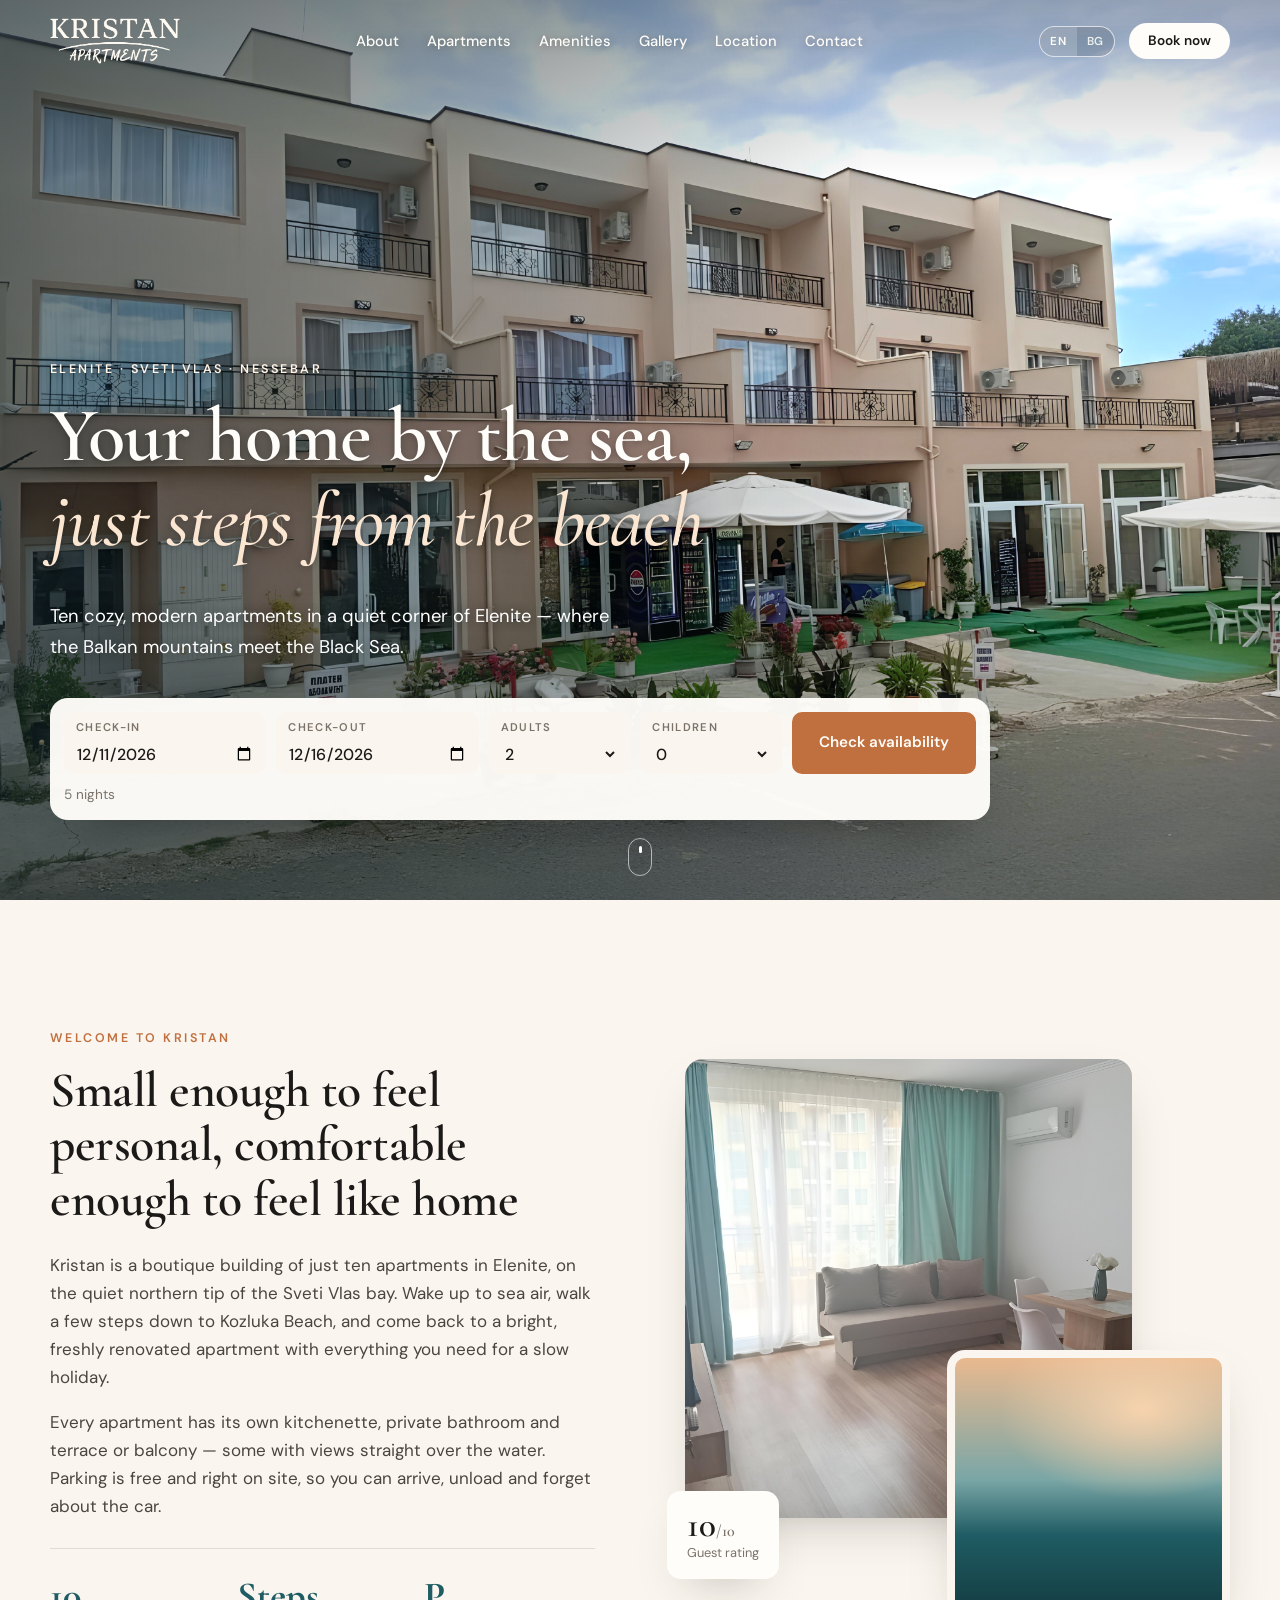
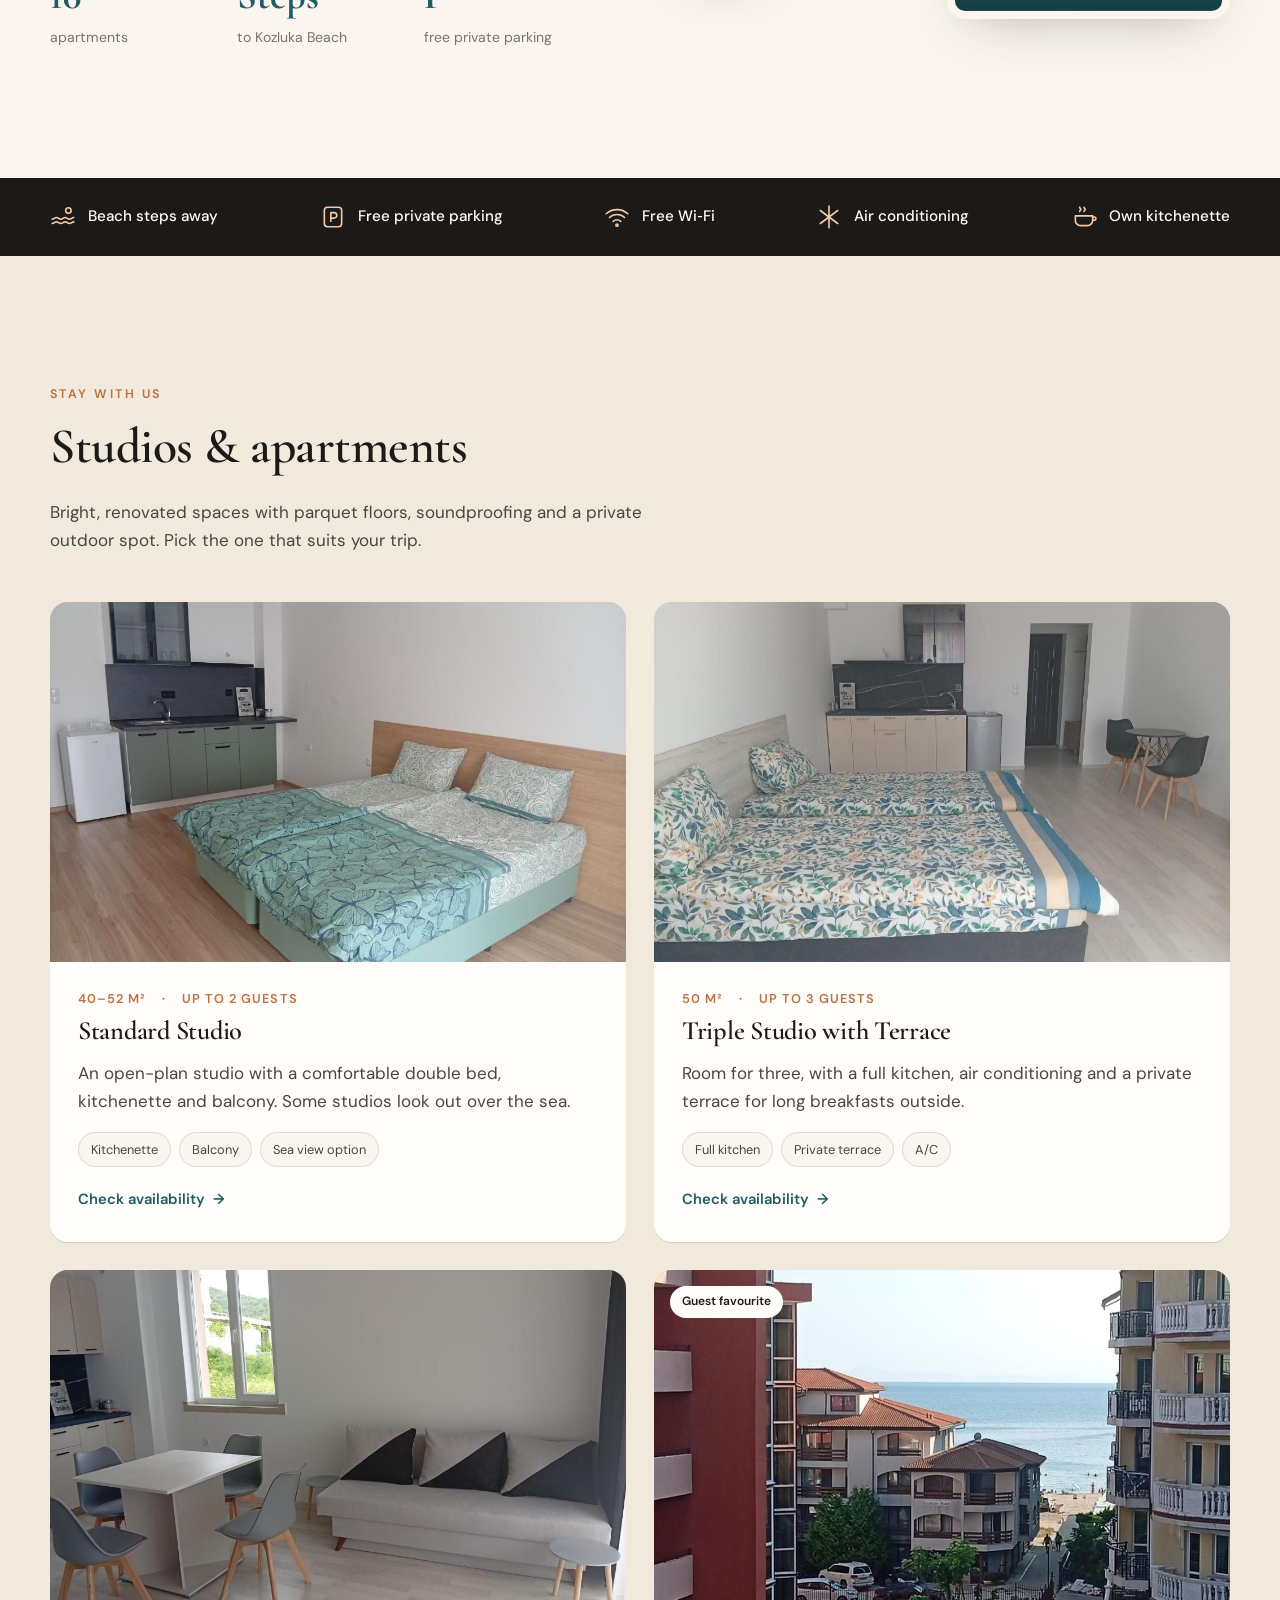
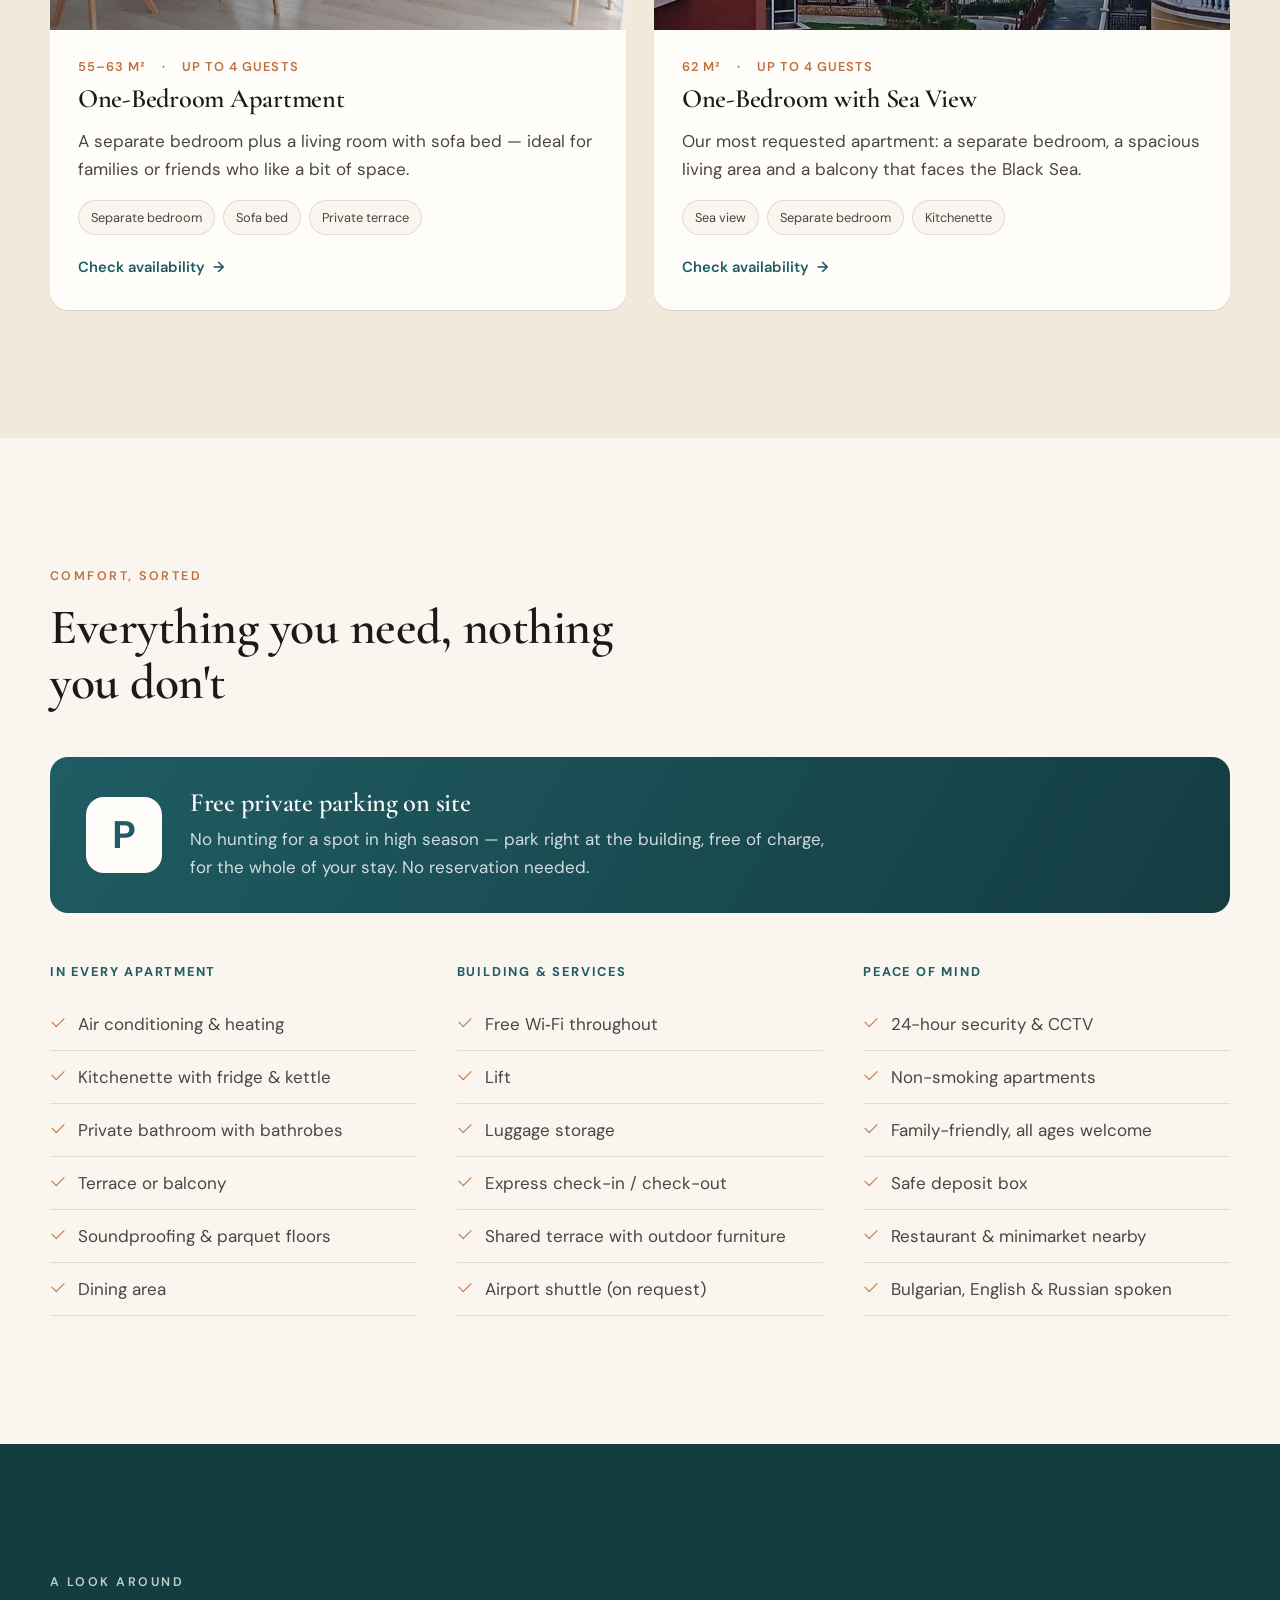
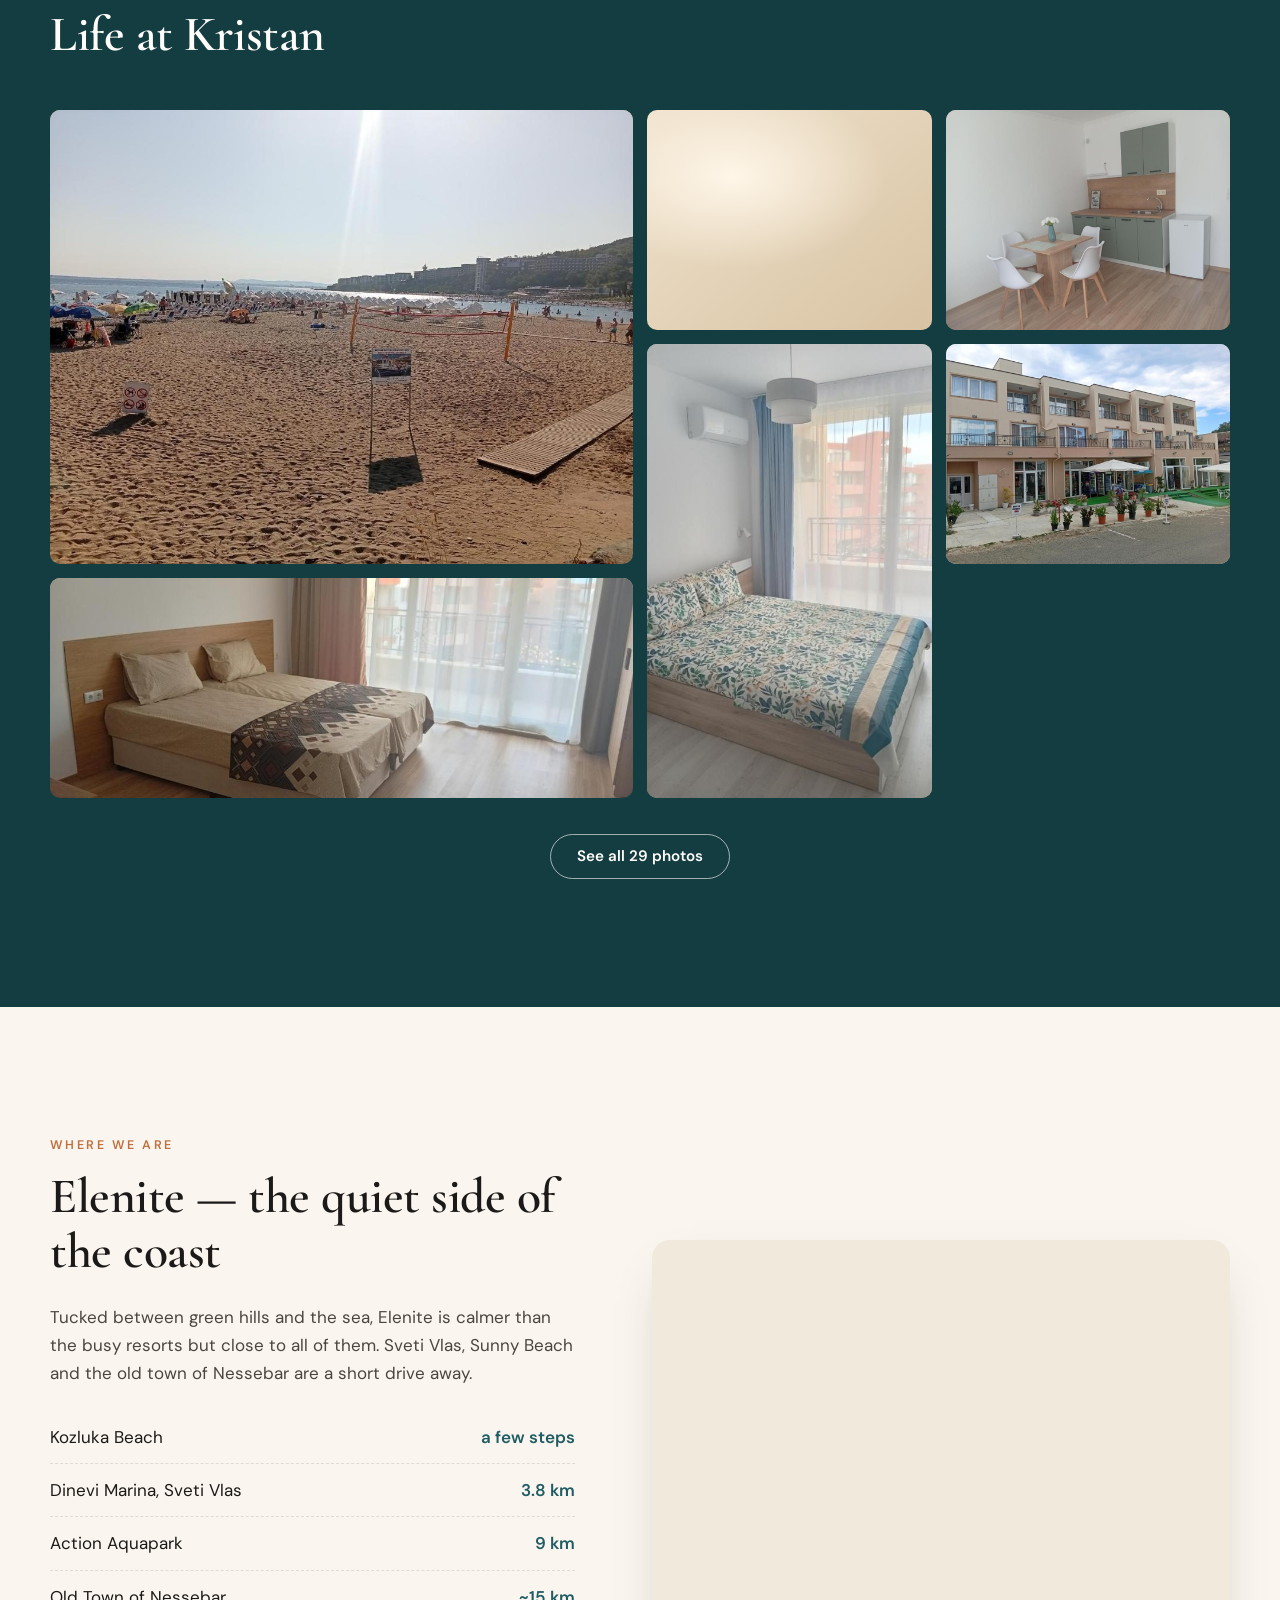
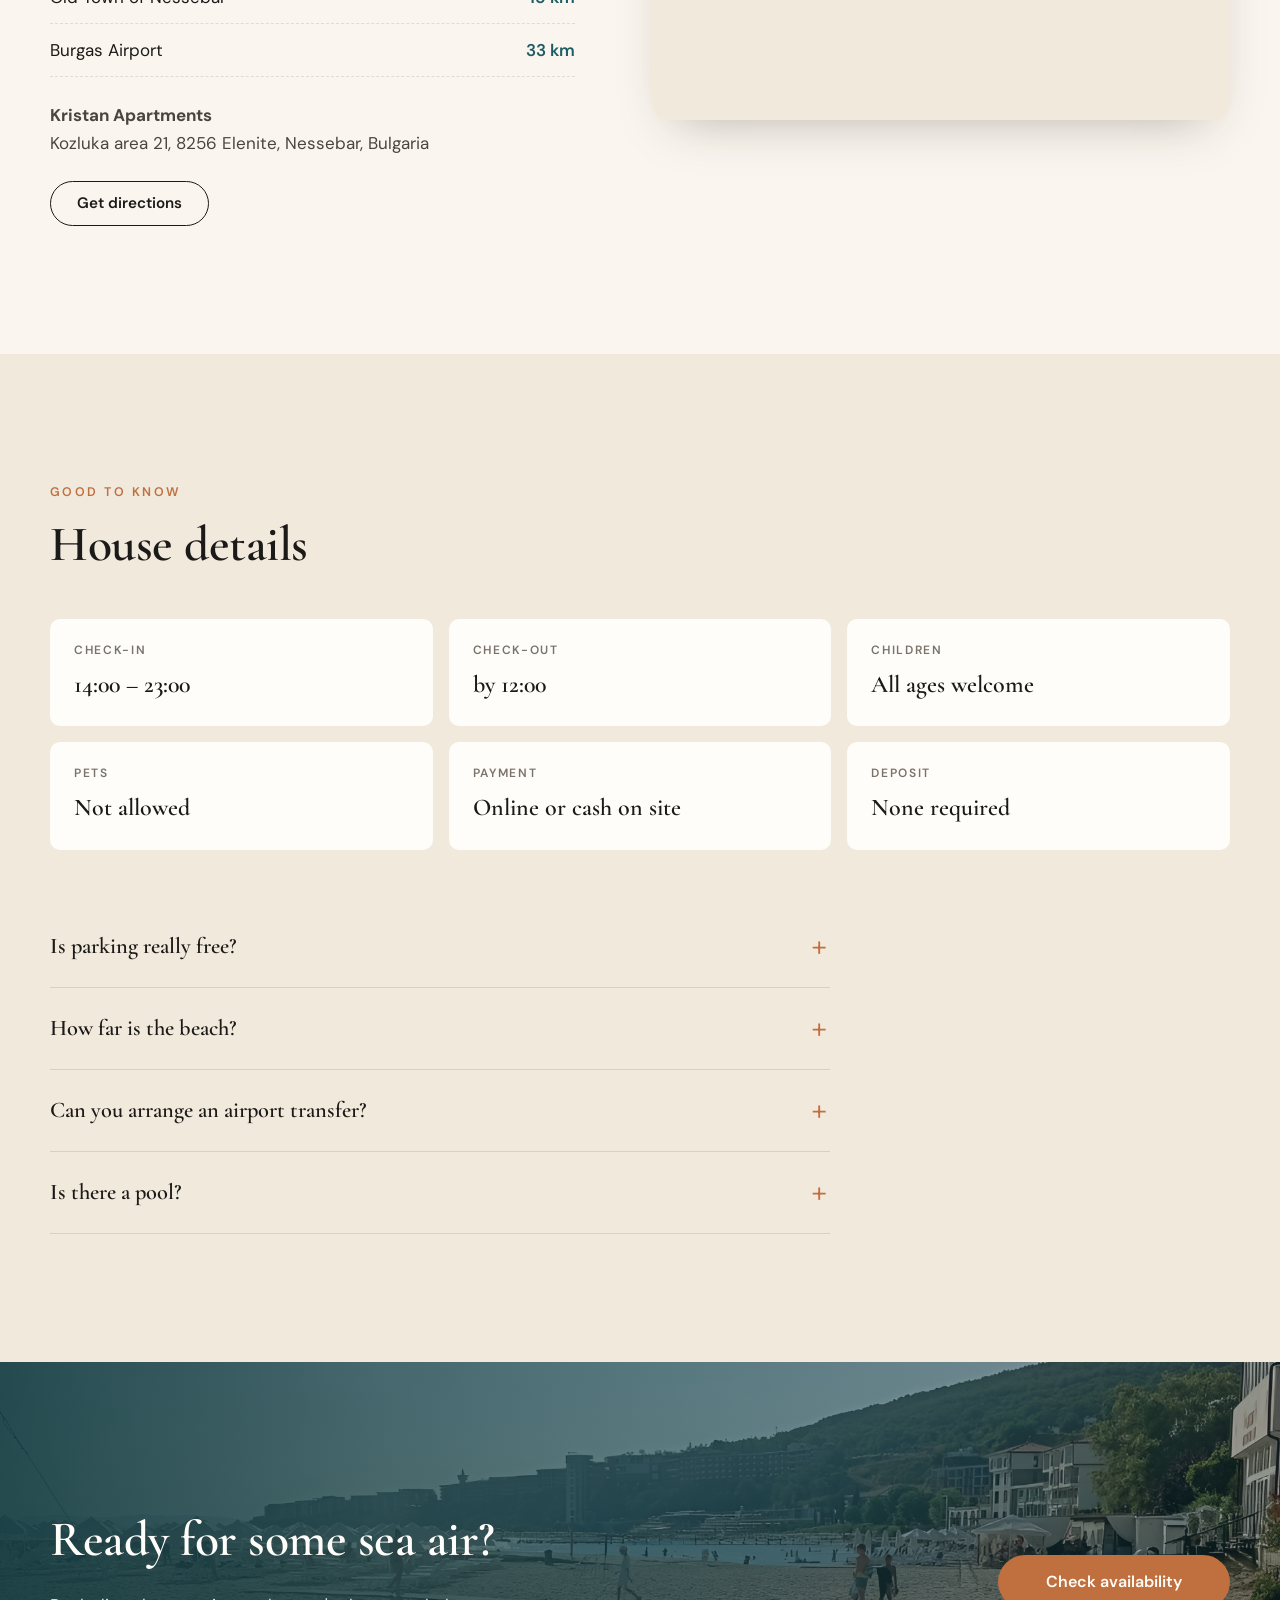
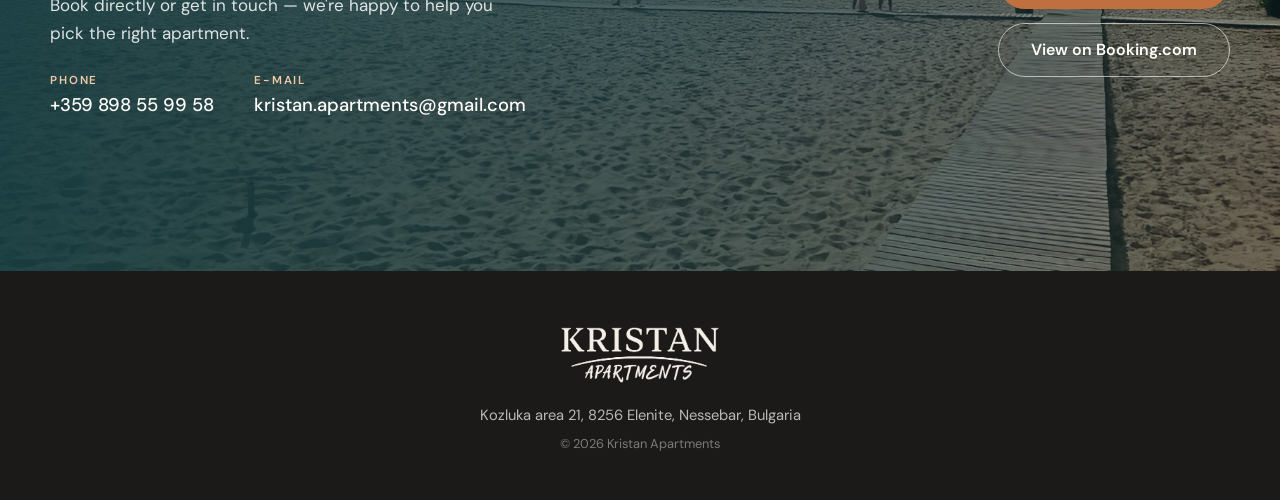
<file: index.html>
<!doctype html>
<html lang="en" data-root="">
<head>
  <meta charset="utf-8">
  <meta name="viewport" content="width=device-width, initial-scale=1">
  <title data-i18n="meta.title">Kristan Apartments Elenite | Apartments by the Beach near Sveti Vlas</title>
  <meta name="description" data-i18n-content="meta.desc" content="Kristan Apartments in Elenite, near Sveti Vlas and Nessebar: 10 cozy, renovated studios and apartments steps from Kozluka Beach. Free private parking, Wi‑Fi, sea views. Book direct.">
  <link rel="canonical" href="https://kristan-apartments.com/">
  <link rel="alternate" hreflang="en" href="https://kristan-apartments.com/">
  <link rel="alternate" hreflang="bg" href="https://kristan-apartments.com/bg/">
  <link rel="alternate" hreflang="x-default" href="https://kristan-apartments.com/">
  <meta name="theme-color" content="#143d42">

  <!-- Social sharing (Facebook, Viber, WhatsApp, X) -->
  <meta property="og:type" content="website">
  <meta property="og:site_name" content="Kristan Apartments">
  <meta property="og:locale" content="en_GB">
  <meta property="og:url" content="https://kristan-apartments.com/">
  <meta property="og:title" data-i18n-content="meta.ogTitle" content="Kristan Apartments · Elenite, near Sveti Vlas">
  <meta property="og:description" data-i18n-content="meta.ogDesc" content="Cozy, modern apartments steps from the beach in Elenite, with free private parking.">
  <meta property="og:image" content="https://kristan-apartments.com/img/hero.jpg">
  <meta name="twitter:card" content="summary_large_image">

  <link rel="icon" type="image/png" sizes="32x32" href="img/favicon-32.png">
  <link rel="apple-touch-icon" href="img/apple-touch-icon.png">
  <link rel="preload" as="image" href="img/hero.jpg" fetchpriority="high">

  <!-- Structured data: tells Google this is a lodging business -->
  <script type="application/ld+json">
  {
    "@context": "https://schema.org",
    "@type": "LodgingBusiness",
    "@id": "https://kristan-apartments.com/#lodging",
    "name": "Kristan Apartments",
    "alternateName": "Апартаменти Кристан",
    "description": "Ten cozy, renovated studios and apartments steps from Kozluka Beach in Elenite, near Sveti Vlas, with free private parking.",
    "url": "https://kristan-apartments.com/",
    "logo": "https://kristan-apartments.com/img/logo-dark.png",
    "image": [
      "https://kristan-apartments.com/img/hero.jpg",
      "https://kristan-apartments.com/img/sea-view.jpg",
      "https://kristan-apartments.com/img/studio.jpg",
      "https://kristan-apartments.com/img/gallery-1.jpg"
    ],
    "telephone": "+359898559958",
    "email": "kristan.apartments@gmail.com",
    "address": {
      "@type": "PostalAddress",
      "streetAddress": "Kozluka area 21",
      "addressLocality": "Elenite",
      "addressRegion": "Burgas",
      "postalCode": "8256",
      "addressCountry": "BG"
    },
    "hasMap": "https://www.google.com/maps/search/?api=1&query=Kristan+Apartments+Elenite+Bulgaria",
    "checkinTime": "14:00",
    "checkoutTime": "12:00",
    "numberOfRooms": 10,
    "petsAllowed": false,
    "availableLanguage": ["bg", "en", "ru"],
    "amenityFeature": [
      {"@type": "LocationFeatureSpecification", "name": "Free private parking", "value": true},
      {"@type": "LocationFeatureSpecification", "name": "Free Wi-Fi", "value": true},
      {"@type": "LocationFeatureSpecification", "name": "Air conditioning", "value": true},
      {"@type": "LocationFeatureSpecification", "name": "Kitchenette", "value": true},
      {"@type": "LocationFeatureSpecification", "name": "Balcony or terrace", "value": true},
      {"@type": "LocationFeatureSpecification", "name": "Beach access", "value": true},
      {"@type": "LocationFeatureSpecification", "name": "Elevator", "value": true},
      {"@type": "LocationFeatureSpecification", "name": "Swimming pool", "value": false}
    ],
    "contactPoint": {"@type": "ContactPoint", "telephone": "+359898559958", "email": "kristan.apartments@gmail.com", "contactType": "reservations", "availableLanguage": ["bg", "en", "ru"]},
    "sameAs": ["https://www.booking.com/hotel/bg/kristan.bg.html"]
  }
  </script>

  <link rel="preconnect" href="https://fonts.googleapis.com">
  <link rel="preconnect" href="https://fonts.gstatic.com" crossorigin>
  <link href="https://fonts.googleapis.com/css2?family=Cormorant+Garamond:ital,wght@0,500;0,600;1,500&family=DM+Sans:opsz,wght@9..40,400;9..40,500;9..40,600&display=swap" rel="stylesheet">
  <link rel="stylesheet" href="styles.css">
</head>
<body>

<!-- ============ HEADER ============ -->
<header class="nav" id="nav">
  <div class="container nav__inner">
    <a href="./" class="nav__logo" aria-label="Kristan Apartments — home">
      <img src="img/logo-light.png" alt="Kristan Apartments" class="logo-light">
      <img src="img/logo-dark.png" alt="" class="logo-dark" aria-hidden="true">
    </a>
    <nav class="nav__links" id="navLinks" aria-label="Main">
      <a href="#about" data-i18n="nav.about">About</a>
      <a href="#apartments" data-i18n="nav.apartments">Apartments</a>
      <a href="#amenities" data-i18n="nav.amenities">Amenities</a>
      <a href="#gallery" data-i18n="nav.gallery">Gallery</a>
      <a href="#location" data-i18n="nav.location">Location</a>
      <a href="#contact" data-i18n="nav.contact">Contact</a>
    </nav>
    <div class="nav__actions">
      <div class="lang" role="group" aria-label="Language">
        <a href="./" hreflang="en" lang="en" class="is-active" aria-current="true">EN</a>
        <a href="bg/" hreflang="bg" lang="bg">BG</a>
      </div>
      <a href="#book" class="btn btn--small" data-i18n="nav.book">Book now</a>
      <button class="nav__burger" id="burger" aria-label="Menu" aria-expanded="false" aria-controls="navLinks"><span></span><span></span></button>
    </div>
  </div>
</header>

<main id="top">

<!-- ============ HERO ============ -->
<section class="hero">
  <div class="hero__bg ph ph--sea"><img src="img/hero.jpg" alt="Kristan Apartments building in Elenite with free parking in front" data-i18n-alt="alt.hero" width="1020" height="768" fetchpriority="high"></div>
  <div class="hero__shade"></div>
  <div class="container hero__content">
    <p class="eyebrow eyebrow--light" data-i18n="hero.eyebrow">Elenite · Sveti Vlas · Nessebar</p>
    <h1 data-i18n="hero.title">Your home by the sea,<br><em>just steps from the beach</em></h1>
    <p class="hero__lead" data-i18n="hero.lead">Ten cozy, modern apartments in a quiet corner of Elenite — where the Balkan mountains meet the Black Sea.</p>

    <form class="booking" id="book" autocomplete="off">
      <label class="booking__field">
        <span data-i18n="book.in">Check-in</span>
        <input type="date" id="checkin" required>
      </label>
      <label class="booking__field">
        <span data-i18n="book.out">Check-out</span>
        <input type="date" id="checkout" required>
      </label>
      <label class="booking__field booking__field--sm">
        <span data-i18n="book.adults">Adults</span>
        <select id="adults">
          <option>1</option><option selected>2</option><option>3</option><option>4</option>
        </select>
      </label>
      <label class="booking__field booking__field--sm">
        <span data-i18n="book.kids">Children</span>
        <select id="children">
          <option selected>0</option><option>1</option><option>2</option><option>3</option>
        </select>
      </label>
      <button type="submit" class="btn btn--accent" data-i18n="book.cta">Check availability</button>
      <p class="booking__note" id="nightsNote" aria-live="polite"></p>
    </form>
  </div>
  <a href="#about" class="hero__scroll" aria-label="Scroll down"><span></span></a>
</section>

<!-- ============ ABOUT ============ -->
<section class="section" id="about">
  <div class="container about">
    <div class="about__text reveal">
      <p class="eyebrow" data-i18n="about.eyebrow">Welcome to Kristan</p>
      <h2 data-i18n="about.title">Small enough to feel personal, comfortable enough to feel like home</h2>
      <p data-i18n="about.p1">Kristan is a boutique building of just ten apartments in Elenite, on the quiet northern tip of the Sveti Vlas bay. Wake up to sea air, walk a few steps down to Kozluka Beach, and come back to a bright, freshly renovated apartment with everything you need for a slow holiday.</p>
      <p data-i18n="about.p2">Every apartment has its own kitchenette, private bathroom and terrace or balcony — some with views straight over the water. Parking is free and right on site, so you can arrive, unload and forget about the car.</p>
      <ul class="stats">
        <li><strong>10</strong><span data-i18n="about.s1">apartments</span></li>
        <li><strong data-i18n="about.s2v">Steps</strong><span data-i18n="about.s2">to Kozluka Beach</span></li>
        <li><strong>P</strong><span data-i18n="about.s3">free private parking</span></li>
      </ul>
    </div>
    <div class="about__media reveal">
      <div class="ph ph--sand about__img1"><img src="img/about-1.jpg" alt="Bright living area with sofa and dining table" data-i18n-alt="alt.about1" width="1020" height="768" loading="lazy" decoding="async"></div>
      <div class="ph ph--sea about__img2"><img src="img/about-2.jpg" alt="Double bedroom with balcony doors" data-i18n-alt="alt.about2" width="1020" height="768" loading="lazy" decoding="async"></div>
      <div class="about__badge">
        <span class="about__badge-num">10<small>/10</small></span>
        <span data-i18n="about.badge">Guest rating</span>
      </div>
    </div>
  </div>
</section>

<!-- ============ HIGHLIGHTS STRIP ============ -->
<section class="strip">
  <div class="container strip__inner">
    <div class="strip__item"><svg viewBox="0 0 24 24"><path d="M2 18c2 0 2-1.5 4-1.5S8 18 10 18s2-1.5 4-1.5 2 1.5 4 1.5 2-1.5 4-1.5M2 14c2 0 2-1.5 4-1.5S8 14 10 14s2-1.5 4-1.5 2 1.5 4 1.5 2-1.5 4-1.5"/><circle cx="17" cy="6" r="2.5"/></svg><span data-i18n="strip.beach">Beach steps away</span></div>
    <div class="strip__item"><svg viewBox="0 0 24 24"><rect x="4" y="3" width="16" height="18" rx="3"/><path d="M10 16V8h3a2.5 2.5 0 0 1 0 5h-3"/></svg><span data-i18n="strip.parking">Free private parking</span></div>
    <div class="strip__item"><svg viewBox="0 0 24 24"><path d="M2 9a15 15 0 0 1 20 0M5 12.5a10 10 0 0 1 14 0M8.5 16a5 5 0 0 1 7 0"/><circle cx="12" cy="19.5" r="1"/></svg><span data-i18n="strip.wifi">Free Wi‑Fi</span></div>
    <div class="strip__item"><svg viewBox="0 0 24 24"><path d="M12 2v20M4 6l16 12M20 6 4 18"/></svg><span data-i18n="strip.ac">Air conditioning</span></div>
    <div class="strip__item"><svg viewBox="0 0 24 24"><path d="M4 11h16v4a5 5 0 0 1-5 5H9a5 5 0 0 1-5-5zM20 12h1.5a1.5 1.5 0 0 1 0 3H20M8 7c0-1 1-1 1-2s-1-1-1-2M12 7c0-1 1-1 1-2s-1-1-1-2"/></svg><span data-i18n="strip.kitchen">Own kitchenette</span></div>
  </div>
</section>

<!-- ============ APARTMENTS ============ -->
<section class="section section--tint" id="apartments">
  <div class="container">
    <div class="section__head reveal">
      <p class="eyebrow" data-i18n="apt.eyebrow">Stay with us</p>
      <h2 data-i18n="apt.title">Studios &amp; apartments</h2>
      <p data-i18n="apt.lead">Bright, renovated spaces with parquet floors, soundproofing and a private outdoor spot. Pick the one that suits your trip.</p>
    </div>

    <div class="apts">
      <article class="apt reveal">
        <div class="apt__img ph ph--sand"><img src="img/studio.jpg" alt="Standard studio with double bed and kitchenette" data-i18n-alt="alt.studio" width="1020" height="768" loading="lazy" decoding="async"></div>
        <div class="apt__body">
          <div class="apt__meta"><span>40–52 m²</span><span data-i18n="apt.up2">Up to 2 guests</span></div>
          <h3 data-i18n="apt.studio">Standard Studio</h3>
          <p data-i18n="apt.studioD">An open-plan studio with a comfortable double bed, kitchenette and balcony. Some studios look out over the sea.</p>
          <ul class="chips">
            <li data-i18n="chip.kitchenette">Kitchenette</li><li data-i18n="chip.balcony">Balcony</li><li data-i18n="chip.seaopt">Sea view option</li>
          </ul>
          <a href="#book" class="link-arrow" data-i18n="apt.check">Check availability</a>
        </div>
      </article>

      <article class="apt reveal">
        <div class="apt__img ph ph--olive"><img src="img/triple.jpg" alt="Triple studio with beds and kitchenette" data-i18n-alt="alt.triple" width="1020" height="768" loading="lazy" decoding="async"></div>
        <div class="apt__body">
          <div class="apt__meta"><span>50 m²</span><span data-i18n="apt.up3">Up to 3 guests</span></div>
          <h3 data-i18n="apt.triple">Triple Studio with Terrace</h3>
          <p data-i18n="apt.tripleD">Room for three, with a full kitchen, air conditioning and a private terrace for long breakfasts outside.</p>
          <ul class="chips">
            <li data-i18n="chip.kitchen">Full kitchen</li><li data-i18n="chip.terrace">Private terrace</li><li data-i18n="chip.ac">A/C</li>
          </ul>
          <a href="#book" class="link-arrow" data-i18n="apt.check">Check availability</a>
        </div>
      </article>

      <article class="apt reveal">
        <div class="apt__img ph ph--clay"><img src="img/one-bedroom.jpg" alt="Living room of the one-bedroom apartment" data-i18n-alt="alt.one" width="1020" height="768" loading="lazy" decoding="async"></div>
        <div class="apt__body">
          <div class="apt__meta"><span>55–63 m²</span><span data-i18n="apt.up4">Up to 4 guests</span></div>
          <h3 data-i18n="apt.one">One-Bedroom Apartment</h3>
          <p data-i18n="apt.oneD">A separate bedroom plus a living room with sofa bed — ideal for families or friends who like a bit of space.</p>
          <ul class="chips">
            <li data-i18n="chip.bedroom">Separate bedroom</li><li data-i18n="chip.sofa">Sofa bed</li><li data-i18n="chip.terrace">Private terrace</li>
          </ul>
          <a href="#book" class="link-arrow" data-i18n="apt.check">Check availability</a>
        </div>
      </article>

      <article class="apt apt--featured reveal">
        <div class="apt__img ph ph--sea"><img src="img/sea-view.jpg" alt="Balcony view over Kozluka Beach and the Black Sea" data-i18n-alt="alt.sea" width="1020" height="768" loading="lazy" decoding="async">
          <span class="apt__tag" data-i18n="apt.fav">Guest favourite</span>
        </div>
        <div class="apt__body">
          <div class="apt__meta"><span>62 m²</span><span data-i18n="apt.up4">Up to 4 guests</span></div>
          <h3 data-i18n="apt.sea">One-Bedroom with Sea View</h3>
          <p data-i18n="apt.seaD">Our most requested apartment: a separate bedroom, a spacious living area and a balcony that faces the Black Sea.</p>
          <ul class="chips">
            <li data-i18n="chip.sea">Sea view</li><li data-i18n="chip.bedroom">Separate bedroom</li><li data-i18n="chip.kitchenette">Kitchenette</li>
          </ul>
          <a href="#book" class="link-arrow" data-i18n="apt.check">Check availability</a>
        </div>
      </article>
    </div>
  </div>
</section>

<!-- ============ AMENITIES ============ -->
<section class="section" id="amenities">
  <div class="container">
    <div class="section__head reveal">
      <p class="eyebrow" data-i18n="am.eyebrow">Comfort, sorted</p>
      <h2 data-i18n="am.title">Everything you need, nothing you don't</h2>
    </div>

    <div class="parking reveal">
      <div class="parking__icon">P</div>
      <div>
        <h3 data-i18n="am.parkT">Free private parking on site</h3>
        <p data-i18n="am.parkD">No hunting for a spot in high season — park right at the building, free of charge, for the whole of your stay. No reservation needed.</p>
      </div>
    </div>

    <div class="amenities reveal">
      <div class="amenity"><h4 data-i18n="am.a1">In every apartment</h4><ul>
        <li data-i18n="am.a1.1">Air conditioning &amp; heating</li>
        <li data-i18n="am.a1.2">Kitchenette with fridge &amp; kettle</li>
        <li data-i18n="am.a1.3">Private bathroom with bathrobes</li>
        <li data-i18n="am.a1.4">Terrace or balcony</li>
        <li data-i18n="am.a1.5">Soundproofing &amp; parquet floors</li>
        <li data-i18n="am.a1.6">Dining area</li>
      </ul></div>
      <div class="amenity"><h4 data-i18n="am.a2">Building &amp; services</h4><ul>
        <li data-i18n="am.a2.1">Free Wi‑Fi throughout</li>
        <li data-i18n="am.a2.2">Lift</li>
        <li data-i18n="am.a2.3">Luggage storage</li>
        <li data-i18n="am.a2.4">Express check-in / check-out</li>
        <li data-i18n="am.a2.5">Shared terrace with outdoor furniture</li>
        <li data-i18n="am.a2.6">Airport shuttle (on request)</li>
      </ul></div>
      <div class="amenity"><h4 data-i18n="am.a3">Peace of mind</h4><ul>
        <li data-i18n="am.a3.1">24-hour security &amp; CCTV</li>
        <li data-i18n="am.a3.2">Non-smoking apartments</li>
        <li data-i18n="am.a3.3">Family-friendly, all ages welcome</li>
        <li data-i18n="am.a3.4">Safe deposit box</li>
        <li data-i18n="am.a3.5">Restaurant &amp; minimarket nearby</li>
        <li data-i18n="am.a3.6">Bulgarian, English &amp; Russian spoken</li>
      </ul></div>
    </div>
  </div>
</section>

<!-- ============ GALLERY ============ -->
<section class="section section--dark" id="gallery">
  <div class="container">
    <div class="section__head reveal">
      <p class="eyebrow eyebrow--light" data-i18n="gal.eyebrow">A look around</p>
      <h2 data-i18n="gal.title">Life at Kristan</h2>
    </div>
    <!-- Photos live in /img; the full set for the lightbox is in /img/gallery (01–29.jpg). -->
    <div class="gallery reveal">
      <button class="gallery__item g1 ph ph--sea" data-src="img/gallery/05.jpg" aria-label="Open photo 1"><img src="img/gallery-1.jpg" alt="Kozluka Beach, a few steps from the apartments" data-i18n-alt="alt.g1" width="1020" height="768" loading="lazy" decoding="async"></button>
      <button class="gallery__item g2 ph ph--sand" data-src="img/gallery/16.jpg" aria-label="Open photo 2"><img src="img/gallery-2.jpg" alt="Bedroom with double bed" data-i18n-alt="alt.g2" width="1020" height="768" loading="lazy" decoding="async"></button>
      <button class="gallery__item g3 ph ph--clay" data-src="img/gallery/07.jpg" aria-label="Open photo 3"><img src="img/gallery-3.jpg" alt="Kitchenette and dining table" data-i18n-alt="alt.g3" width="1020" height="768" loading="lazy" decoding="async"></button>
      <button class="gallery__item g4 ph ph--olive" data-src="img/gallery/24.jpg" aria-label="Open photo 4"><img src="img/gallery-4.jpg" alt="Studio bedroom by the balcony" data-i18n-alt="alt.g4" width="1020" height="768" loading="lazy" decoding="async"></button>
      <button class="gallery__item g5 ph ph--sand" data-src="img/gallery/02.jpg" aria-label="Open photo 5"><img src="img/gallery-5.jpg" alt="Kristan Apartments building with free parking in front" data-i18n-alt="alt.g5" width="1020" height="768" loading="lazy" decoding="async"></button>
      <button class="gallery__item g6 ph ph--sea" data-src="img/gallery/12.jpg" aria-label="Open photo 6"><img src="img/gallery-6.jpg" alt="Double bedroom with balcony" data-i18n-alt="alt.g6" width="1020" height="768" loading="lazy" decoding="async"></button>
    </div>
    <div class="gallery__more reveal">
      <button type="button" class="btn btn--ghost-light" id="allPhotos" data-i18n="gal.all">See all 29 photos</button>
    </div>
  </div>
</section>

<!-- ============ LOCATION ============ -->
<section class="section" id="location">
  <div class="container location">
    <div class="location__text reveal">
      <p class="eyebrow" data-i18n="loc.eyebrow">Where we are</p>
      <h2 data-i18n="loc.title">Elenite — the quiet side of the coast</h2>
      <p data-i18n="loc.p">Tucked between green hills and the sea, Elenite is calmer than the busy resorts but close to all of them. Sveti Vlas, Sunny Beach and the old town of Nessebar are a short drive away.</p>
      <ul class="distances">
        <li><span data-i18n="loc.d1">Kozluka Beach</span><b data-i18n="loc.d1v">a few steps</b></li>
        <li><span data-i18n="loc.d2">Dinevi Marina, Sveti Vlas</span><b>3.8 km</b></li>
        <li><span data-i18n="loc.d3">Action Aquapark</span><b>9 km</b></li>
        <li><span data-i18n="loc.d4">Old Town of Nessebar</span><b>~15 km</b></li>
        <li><span data-i18n="loc.d5">Burgas Airport</span><b>33 km</b></li>
      </ul>
      <address>
        <strong>Kristan Apartments</strong><br>
        <span data-i18n="loc.addr">Kozluka area 21, 8256 Elenite, Nessebar, Bulgaria</span>
      </address>
      <a class="btn btn--ghost" target="_blank" rel="noopener" href="https://www.google.com/maps/search/?api=1&query=Kristan+Apartments+Elenite+Bulgaria" data-i18n="loc.dir">Get directions</a>
    </div>
    <div class="location__map reveal">
      <iframe title="Map of Kristan Apartments, Elenite" loading="lazy" referrerpolicy="no-referrer-when-downgrade"
        src="https://maps.google.com/maps?q=Kristan%20Apartments%2C%20Elenite%2C%20Bulgaria&z=14&output=embed"></iframe>
    </div>
  </div>
</section>

<!-- ============ GOOD TO KNOW ============ -->
<section class="section section--tint" id="info">
  <div class="container">
    <div class="section__head reveal">
      <p class="eyebrow" data-i18n="info.eyebrow">Good to know</p>
      <h2 data-i18n="info.title">House details</h2>
    </div>
    <div class="info reveal">
      <div class="info__card"><span class="info__k" data-i18n="info.in">Check-in</span><span class="info__v">14:00 – 23:00</span></div>
      <div class="info__card"><span class="info__k" data-i18n="info.out">Check-out</span><span class="info__v" data-i18n="info.outv">by 12:00</span></div>
      <div class="info__card"><span class="info__k" data-i18n="info.kids">Children</span><span class="info__v" data-i18n="info.kidsv">All ages welcome</span></div>
      <div class="info__card"><span class="info__k" data-i18n="info.pets">Pets</span><span class="info__v" data-i18n="info.petsv">Not allowed</span></div>
      <div class="info__card"><span class="info__k" data-i18n="info.pay">Payment</span><span class="info__v" data-i18n="info.payv">Online or cash on site</span></div>
      <div class="info__card"><span class="info__k" data-i18n="info.dep">Deposit</span><span class="info__v" data-i18n="info.depv">None required</span></div>
    </div>

    <div class="faq reveal">
      <details>
        <summary data-i18n="faq.q1">Is parking really free?</summary>
        <p data-i18n="faq.a1">Yes. Private parking on site is free for all guests, and you don't need to reserve a space in advance.</p>
      </details>
      <details>
        <summary data-i18n="faq.q2">How far is the beach?</summary>
        <p data-i18n="faq.a2">Kozluka Beach is just a few steps from the building — no car or crossing busy roads needed.</p>
      </details>
      <details>
        <summary data-i18n="faq.q3">Can you arrange an airport transfer?</summary>
        <p data-i18n="faq.a3">Yes, we can arrange a transfer from Burgas Airport for an extra charge. Let us know your flight details when you book.</p>
      </details>
      <details>
        <summary data-i18n="faq.q4">Is there a pool?</summary>
        <p data-i18n="faq.a4">We don't have a pool — instead, the sea is right on our doorstep, and Action Aquapark is a 15-minute drive away.</p>
      </details>
    </div>
  </div>
</section>

<!-- ============ CTA / CONTACT ============ -->
<section class="cta" id="contact">
  <div class="cta__bg ph ph--sea"><img src="img/cta.jpg" alt="Kozluka Beach in Elenite" data-i18n-alt="alt.cta" width="1020" height="768" loading="lazy" decoding="async"></div>
  <div class="cta__shade"></div>
  <div class="container cta__inner">
    <div class="cta__text reveal">
      <h2 data-i18n="cta.title">Ready for some sea air?</h2>
      <p data-i18n="cta.p">Book directly or get in touch — we're happy to help you pick the right apartment.</p>
      <ul class="contact">
                <li><span data-i18n="cta.phone">Phone</span><a href="tel:+359898559958">+359 898 55 99 58</a></li>
        <li><span>E-mail</span><a href="mailto:kristan.apartments@gmail.com">kristan.apartments@gmail.com</a></li>
      </ul>
    </div>
    <div class="cta__actions reveal">
      <a href="#book" class="btn btn--accent btn--lg" data-i18n="cta.book">Check availability</a>
      <a href="https://www.booking.com/hotel/bg/kristan.bg.html" target="_blank" rel="noopener" class="btn btn--ghost-light btn--lg" data-i18n="cta.booking">View on Booking.com</a>
    </div>
  </div>
</section>

</main>

<!-- ============ FOOTER ============ -->
<footer class="footer">
  <div class="container footer__inner">
    <img src="img/logo-light.png" alt="Kristan Apartments" class="footer__logo">
    <p data-i18n="foot.addr">Kozluka area 21, 8256 Elenite, Nessebar, Bulgaria</p>
    <p class="footer__small">© <span id="year">2026</span> Kristan Apartments</p>
  </div>
</footer>

<!-- Lightbox -->
<div class="lightbox" id="lightbox" hidden role="dialog" aria-label="Photo gallery">
  <button class="lightbox__close" aria-label="Close">×</button>
  <button class="lightbox__nav lightbox__nav--prev" aria-label="Previous photo">‹</button>
  <img alt="Kristan Apartments photo">
  <button class="lightbox__nav lightbox__nav--next" aria-label="Next photo">›</button>
  <span class="lightbox__count"></span>
</div>

<script src="script.js"></script>
</body>
</html>
</file>
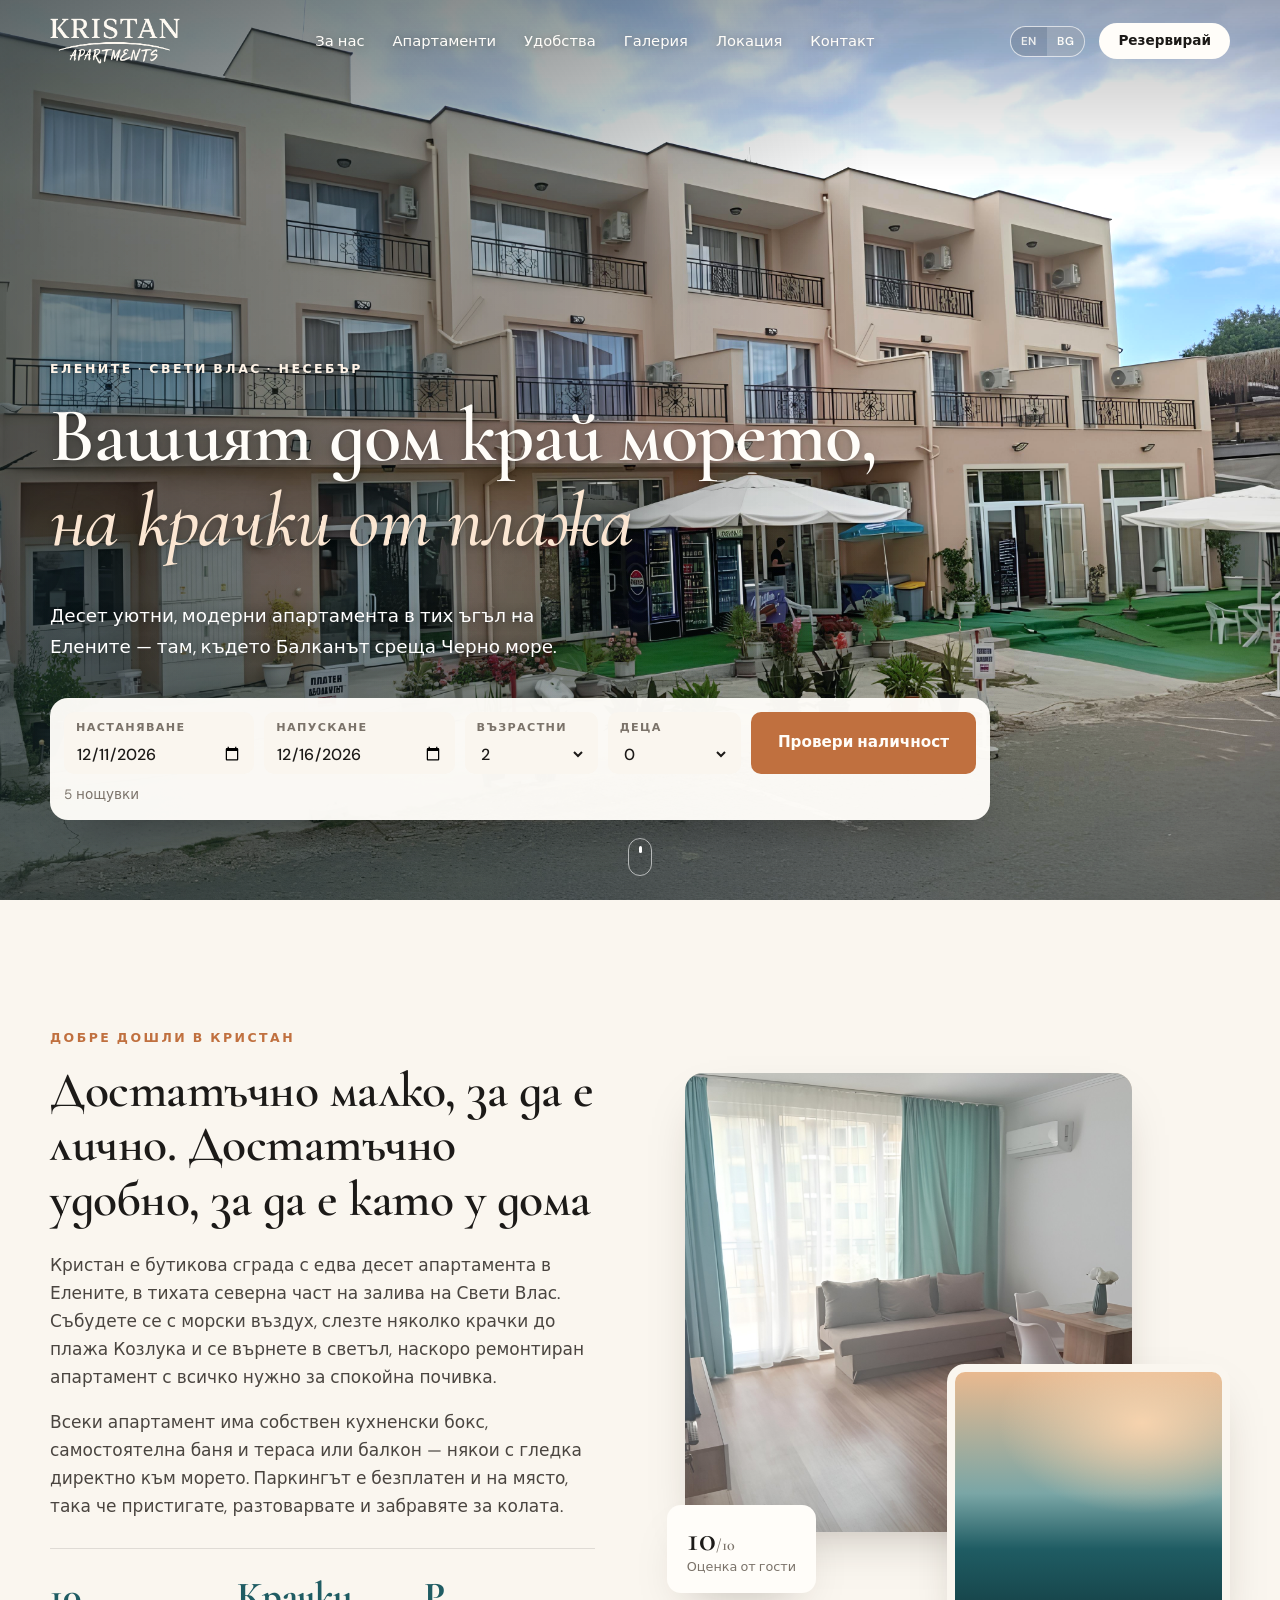
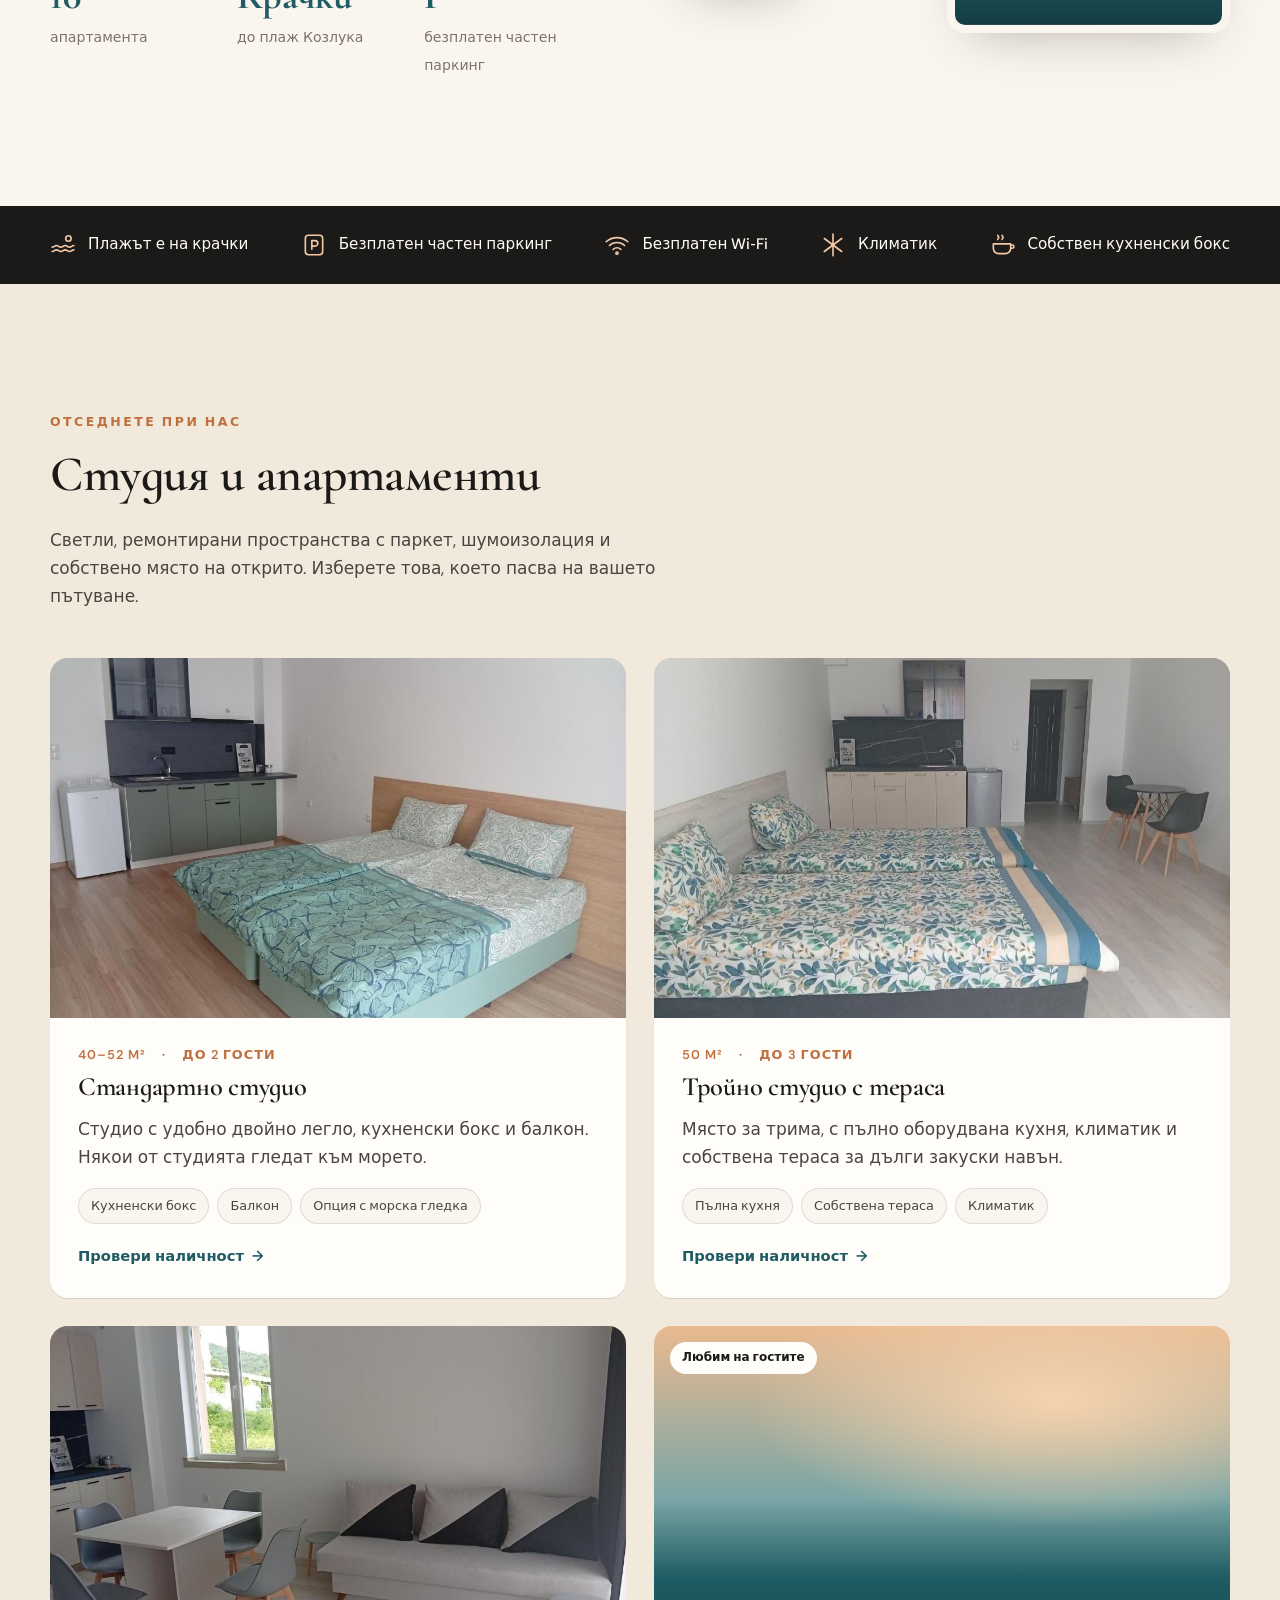
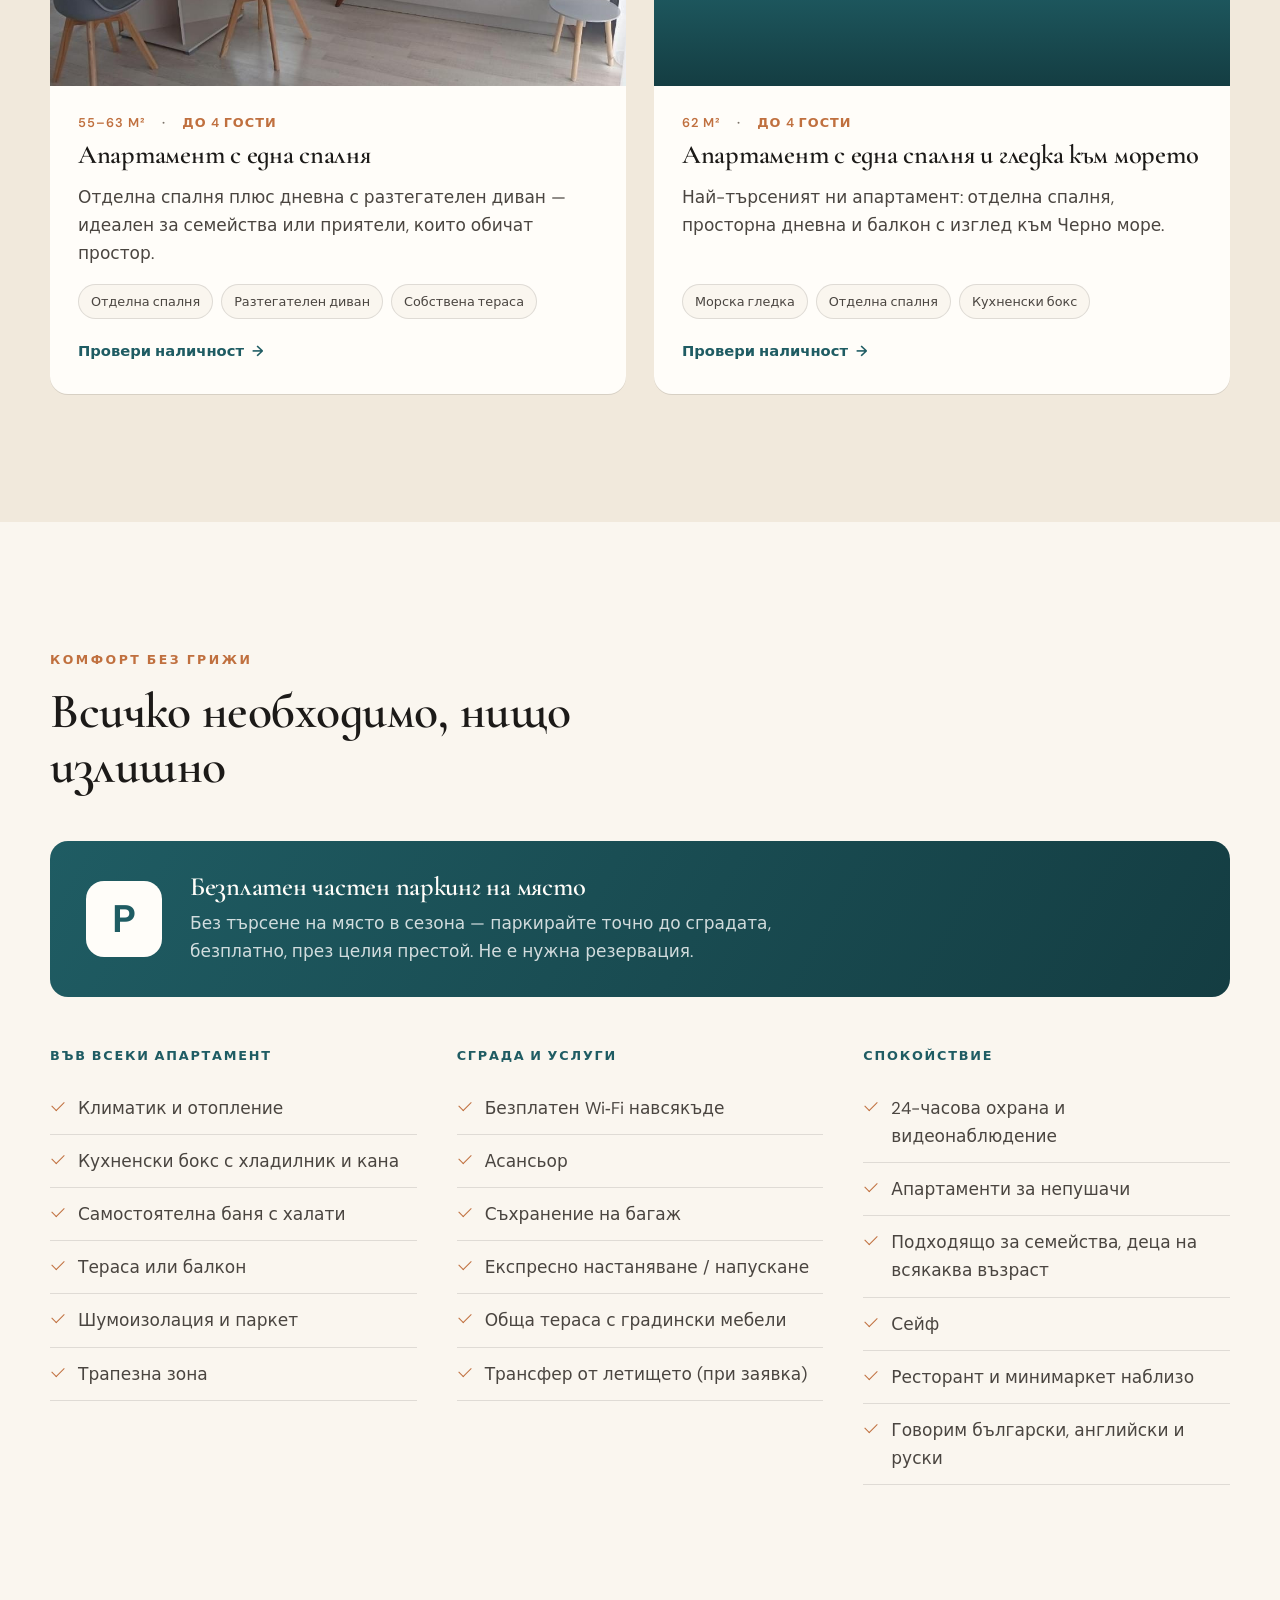
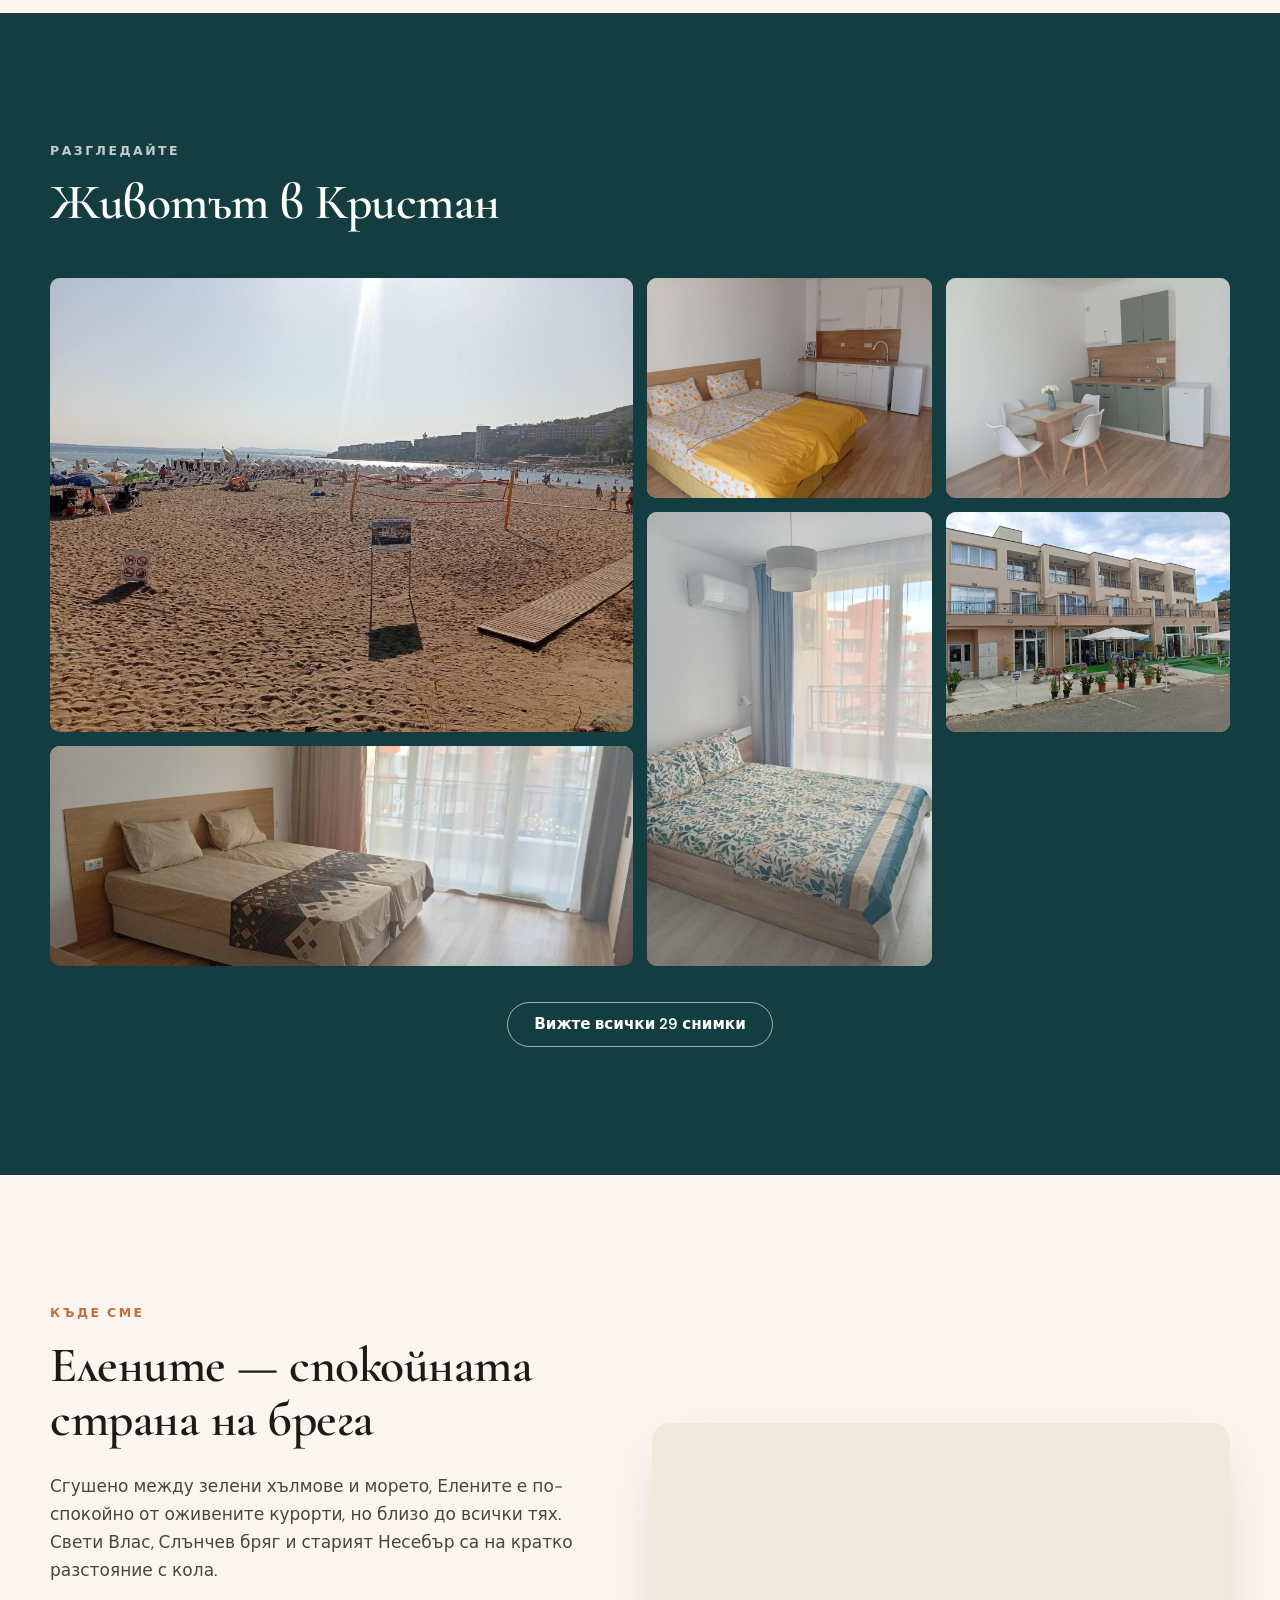
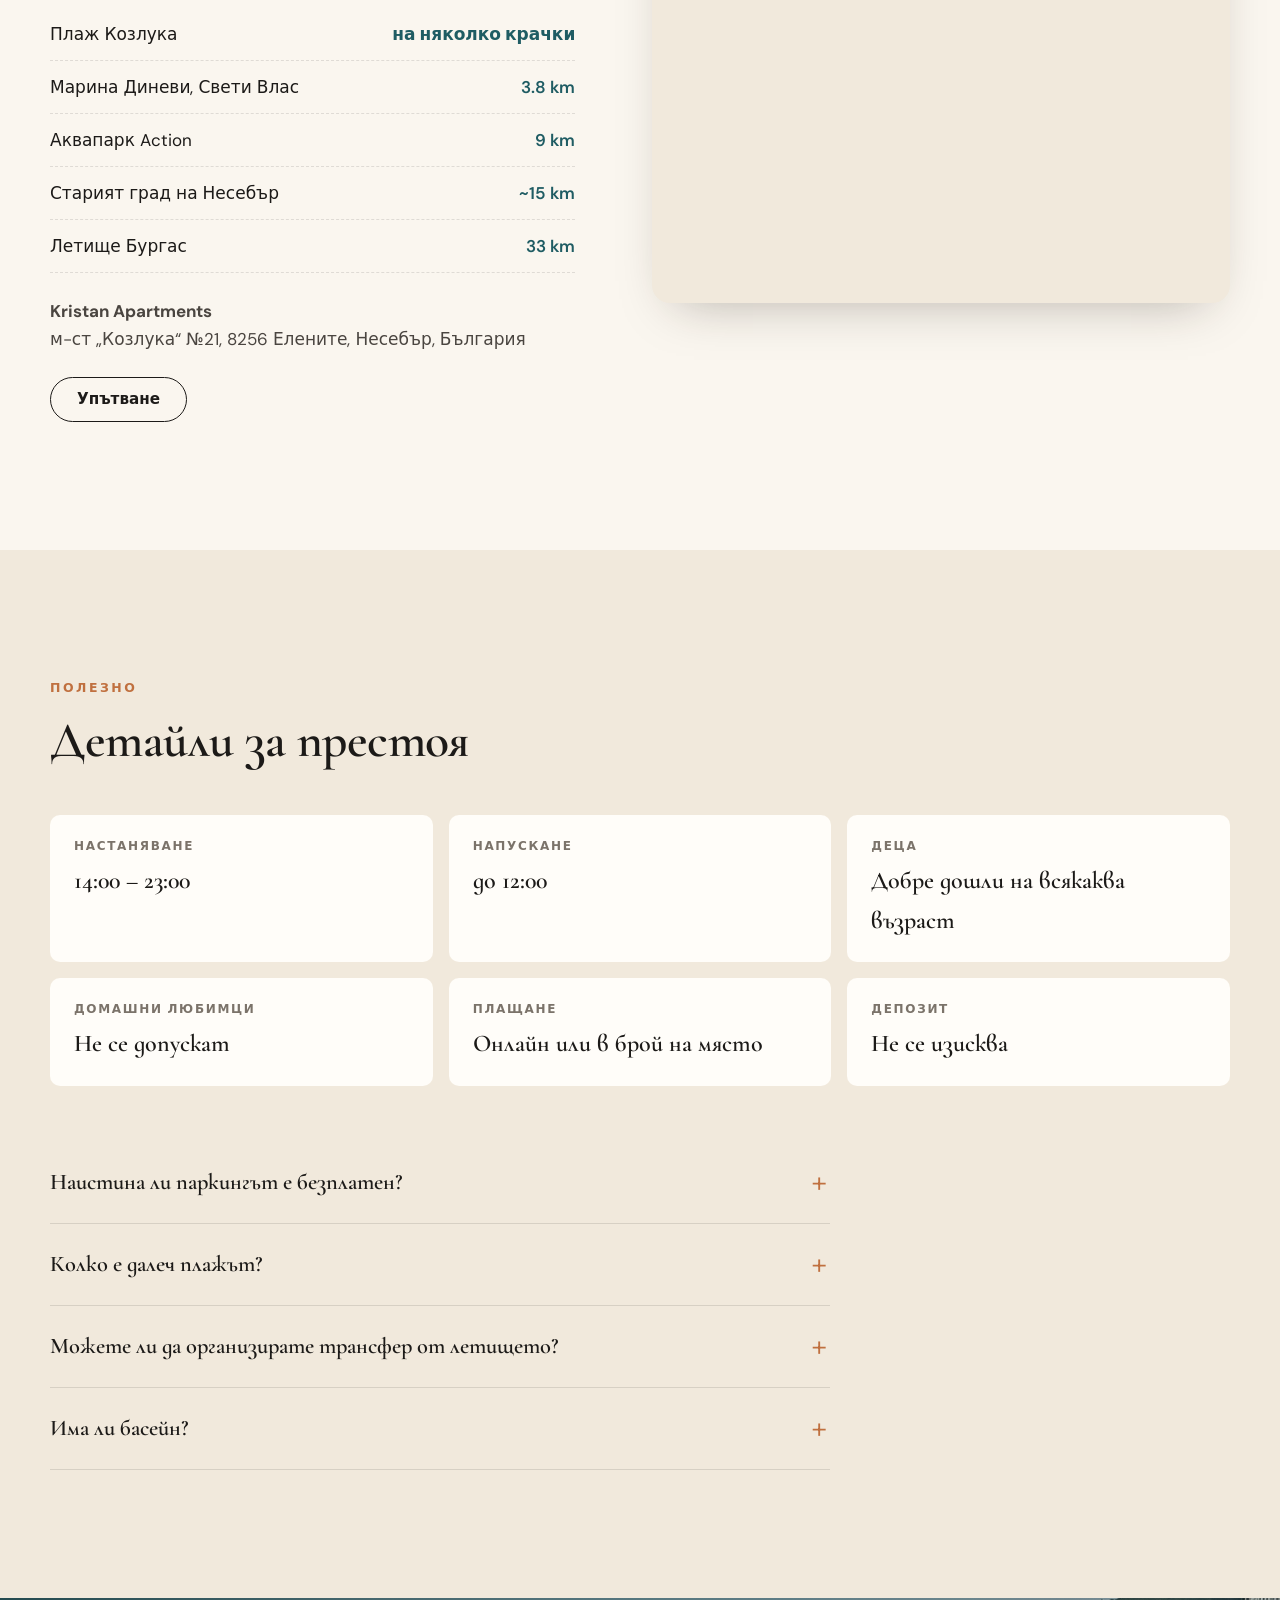
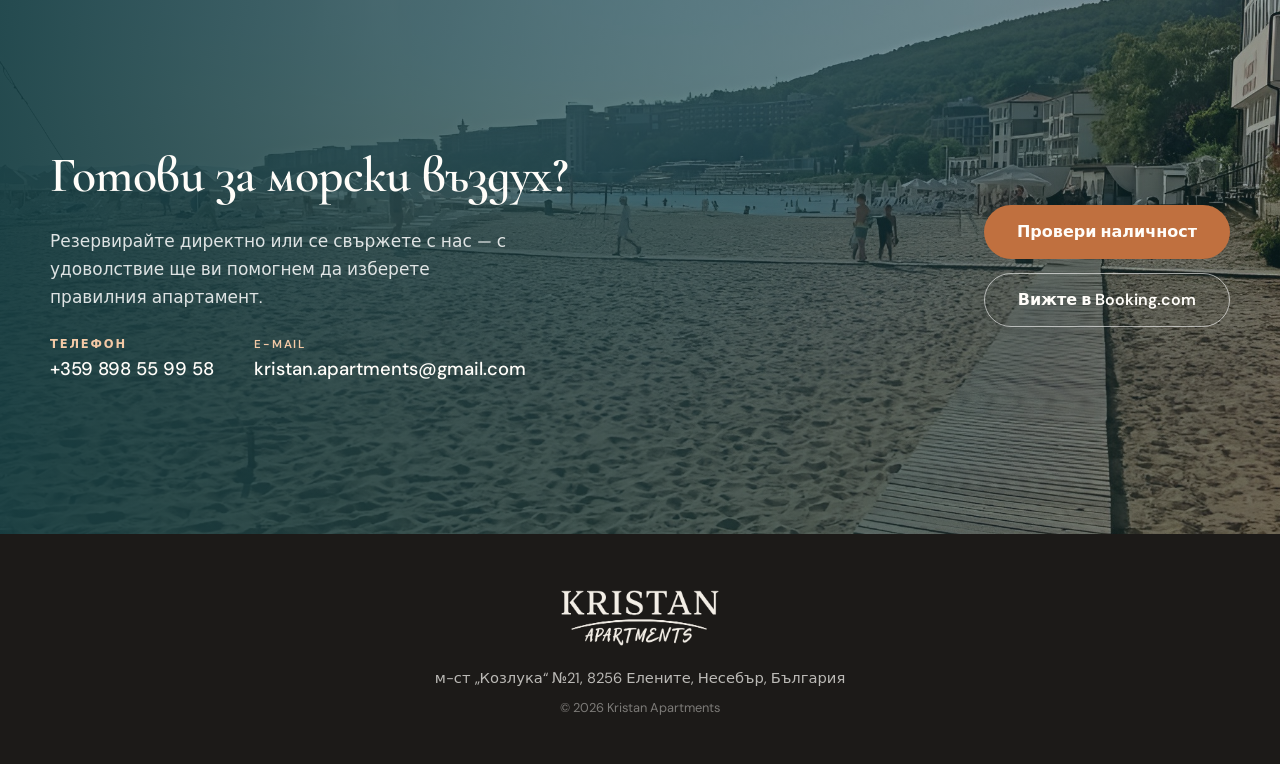
<file: bg/index.html>
<!doctype html>
<html lang="bg" data-root="../">
<head>
  <meta charset="utf-8">
  <meta name="viewport" content="width=device-width, initial-scale=1">
  <title data-i18n="meta.title">Апартаменти Кристан Елените | Апартаменти до плажа край Свети Влас</title>
  <meta name="description" data-i18n-content="Апартаменти Кристан в Елените, до Свети Влас и Несебър: 10 уютни, ремонтирани студия и апартамента на крачки от плаж Козлука. Безплатен паркинг, Wi‑Fi, морска гледка. Резервирайте директно." content="Апартаменти Кристан в Елените, до Свети Влас и Несебър: 10 уютни, ремонтирани студия и апартамента на крачки от плаж Козлука. Безплатен паркинг, Wi‑Fi, морска гледка. Резервирайте директно.">
  <link rel="canonical" href="https://kristan-apartments.com/bg/">
  <link rel="alternate" hreflang="en" href="https://kristan-apartments.com/">
  <link rel="alternate" hreflang="bg" href="https://kristan-apartments.com/bg/">
  <link rel="alternate" hreflang="x-default" href="https://kristan-apartments.com/">
  <meta name="theme-color" content="#143d42">

  <!-- Social sharing (Facebook, Viber, WhatsApp, X) -->
  <meta property="og:type" content="website">
  <meta property="og:site_name" content="Kristan Apartments">
  <meta property="og:locale" content="bg_BG">
  <meta property="og:url" content="https://kristan-apartments.com/bg/">
  <meta property="og:title" data-i18n-content="Апартаменти Кристан · Елените, до Свети Влас" content="Апартаменти Кристан · Елените, до Свети Влас">
  <meta property="og:description" data-i18n-content="Уютни, модерни апартаменти на крачки от плажа в Елените, с безплатен частен паркинг." content="Уютни, модерни апартаменти на крачки от плажа в Елените, с безплатен частен паркинг.">
  <meta property="og:image" content="https://kristan-apartments.com/img/hero.jpg">
  <meta name="twitter:card" content="summary_large_image">

  <link rel="icon" type="image/png" sizes="32x32" href="../img/favicon-32.png">
  <link rel="apple-touch-icon" href="../img/apple-touch-icon.png">
  <link rel="preload" as="image" href="../img/hero.jpg" fetchpriority="high">

  <!-- Structured data: tells Google this is a lodging business -->
  <script type="application/ld+json">
  {
    "@context": "https://schema.org",
    "@type": "LodgingBusiness",
    "@id": "https://kristan-apartments.com/#lodging",
    "name": "Kristan Apartments",
    "alternateName": "Апартаменти Кристан",
    "description": "Ten cozy, renovated studios and apartments steps from Kozluka Beach in Elenite, near Sveti Vlas, with free private parking.",
    "url": "https://kristan-apartments.com/",
    "logo": "https://kristan-apartments.com/img/logo-dark.png",
    "image": [
      "https://kristan-apartments.com/img/hero.jpg",
      "https://kristan-apartments.com/img/sea-view.jpg",
      "https://kristan-apartments.com/img/studio.jpg",
      "https://kristan-apartments.com/img/gallery-1.jpg"
    ],
    "telephone": "+359898559958",
    "email": "kristan.apartments@gmail.com",
    "address": {
      "@type": "PostalAddress",
      "streetAddress": "Kozluka area 21",
      "addressLocality": "Elenite",
      "addressRegion": "Burgas",
      "postalCode": "8256",
      "addressCountry": "BG"
    },
    "hasMap": "https://www.google.com/maps/search/?api=1&query=Kristan+Apartments+Elenite+Bulgaria",
    "checkinTime": "14:00",
    "checkoutTime": "12:00",
    "numberOfRooms": 10,
    "petsAllowed": false,
    "availableLanguage": ["bg", "en", "ru"],
    "amenityFeature": [
      {"@type": "LocationFeatureSpecification", "name": "Free private parking", "value": true},
      {"@type": "LocationFeatureSpecification", "name": "Free Wi-Fi", "value": true},
      {"@type": "LocationFeatureSpecification", "name": "Air conditioning", "value": true},
      {"@type": "LocationFeatureSpecification", "name": "Kitchenette", "value": true},
      {"@type": "LocationFeatureSpecification", "name": "Balcony or terrace", "value": true},
      {"@type": "LocationFeatureSpecification", "name": "Beach access", "value": true},
      {"@type": "LocationFeatureSpecification", "name": "Elevator", "value": true},
      {"@type": "LocationFeatureSpecification", "name": "Swimming pool", "value": false}
    ],
    "contactPoint": {"@type": "ContactPoint", "telephone": "+359898559958", "email": "kristan.apartments@gmail.com", "contactType": "reservations", "availableLanguage": ["bg", "en", "ru"]},
    "sameAs": ["https://www.booking.com/hotel/bg/kristan.bg.html"]
  }
  </script>

  <link rel="preconnect" href="https://fonts.googleapis.com">
  <link rel="preconnect" href="https://fonts.gstatic.com" crossorigin>
  <link href="https://fonts.googleapis.com/css2?family=Cormorant+Garamond:ital,wght@0,500;0,600;1,500&family=DM+Sans:opsz,wght@9..40,400;9..40,500;9..40,600&display=swap" rel="stylesheet">
  <link rel="stylesheet" href="../styles.css">
</head>
<body>

<!-- ============ HEADER ============ -->
<header class="nav" id="nav">
  <div class="container nav__inner">
    <a href="./" class="nav__logo" aria-label="Kristan Apartments — home">
      <img src="../img/logo-light.png" alt="Kristan Apartments" class="logo-light">
      <img src="../img/logo-dark.png" alt="" class="logo-dark" aria-hidden="true">
    </a>
    <nav class="nav__links" id="navLinks" aria-label="Main">
      <a href="#about" data-i18n="nav.about">За нас</a>
      <a href="#apartments" data-i18n="nav.apartments">Апартаменти</a>
      <a href="#amenities" data-i18n="nav.amenities">Удобства</a>
      <a href="#gallery" data-i18n="nav.gallery">Галерия</a>
      <a href="#location" data-i18n="nav.location">Локация</a>
      <a href="#contact" data-i18n="nav.contact">Контакт</a>
    </nav>
    <div class="nav__actions">
      <div class="lang" role="group" aria-label="Language">
        <a href="../" hreflang="en" lang="en">EN</a>
        <a href="./" hreflang="bg" lang="bg" class="is-active" aria-current="true">BG</a>
      </div>
      <a href="#book" class="btn btn--small" data-i18n="nav.book">Резервирай</a>
      <button class="nav__burger" id="burger" aria-label="Menu" aria-expanded="false" aria-controls="navLinks"><span></span><span></span></button>
    </div>
  </div>
</header>

<main id="top">

<!-- ============ HERO ============ -->
<section class="hero">
  <div class="hero__bg ph ph--sea"><img src="../img/hero.jpg" alt="Сградата на апартаменти Кристан в Елените с безплатен паркинг отпред" data-i18n-alt="Сградата на апартаменти Кристан в Елените с безплатен паркинг отпред" width="1020" height="768" fetchpriority="high"></div>
  <div class="hero__shade"></div>
  <div class="container hero__content">
    <p class="eyebrow eyebrow--light" data-i18n="hero.eyebrow">Елените · Свети Влас · Несебър</p>
    <h1 data-i18n="hero.title">Вашият дом край морето,<br><em>на крачки от плажа</em></h1>
    <p class="hero__lead" data-i18n="hero.lead">Десет уютни, модерни апартамента в тих ъгъл на Елените — там, където Балканът среща Черно море.</p>

    <form class="booking" id="book" autocomplete="off">
      <label class="booking__field">
        <span data-i18n="book.in">Настаняване</span>
        <input type="date" id="checkin" required>
      </label>
      <label class="booking__field">
        <span data-i18n="book.out">Напускане</span>
        <input type="date" id="checkout" required>
      </label>
      <label class="booking__field booking__field--sm">
        <span data-i18n="book.adults">Възрастни</span>
        <select id="adults">
          <option>1</option><option selected>2</option><option>3</option><option>4</option>
        </select>
      </label>
      <label class="booking__field booking__field--sm">
        <span data-i18n="book.kids">Деца</span>
        <select id="children">
          <option selected>0</option><option>1</option><option>2</option><option>3</option>
        </select>
      </label>
      <button type="submit" class="btn btn--accent" data-i18n="book.cta">Провери наличност</button>
      <p class="booking__note" id="nightsNote" aria-live="polite"></p>
    </form>
  </div>
  <a href="#about" class="hero__scroll" aria-label="Scroll down"><span></span></a>
</section>

<!-- ============ ABOUT ============ -->
<section class="section" id="about">
  <div class="container about">
    <div class="about__text reveal">
      <p class="eyebrow" data-i18n="about.eyebrow">Добре дошли в Кристан</p>
      <h2 data-i18n="about.title">Достатъчно малко, за да е лично. Достатъчно удобно, за да е като у дома</h2>
      <p data-i18n="about.p1">Кристан е бутикова сграда с едва десет апартамента в Елените, в тихата северна част на залива на Свети Влас. Събудете се с морски въздух, слезте няколко крачки до плажа Козлука и се върнете в светъл, наскоро ремонтиран апартамент с всичко нужно за спокойна почивка.</p>
      <p data-i18n="about.p2">Всеки апартамент има собствен кухненски бокс, самостоятелна баня и тераса или балкон — някои с гледка директно към морето. Паркингът е безплатен и на място, така че пристигате, разтоварвате и забравяте за колата.</p>
      <ul class="stats">
        <li><strong>10</strong><span data-i18n="about.s1">апартамента</span></li>
        <li><strong data-i18n="about.s2v">Крачки</strong><span data-i18n="about.s2">до плаж Козлука</span></li>
        <li><strong>P</strong><span data-i18n="about.s3">безплатен частен паркинг</span></li>
      </ul>
    </div>
    <div class="about__media reveal">
      <div class="ph ph--sand about__img1"><img src="../img/about-1.jpg" alt="Светла дневна с диван и трапезна маса" data-i18n-alt="Светла дневна с диван и трапезна маса" width="1020" height="768" loading="lazy" decoding="async"></div>
      <div class="ph ph--sea about__img2"><img src="../img/about-2.jpg" alt="Спалня с двойно легло и врата към балкона" data-i18n-alt="Спалня с двойно легло и врата към балкона" width="1020" height="768" loading="lazy" decoding="async"></div>
      <div class="about__badge">
        <span class="about__badge-num">10<small>/10</small></span>
        <span data-i18n="about.badge">Оценка от гости</span>
      </div>
    </div>
  </div>
</section>

<!-- ============ HIGHLIGHTS STRIP ============ -->
<section class="strip">
  <div class="container strip__inner">
    <div class="strip__item"><svg viewBox="0 0 24 24"><path d="M2 18c2 0 2-1.5 4-1.5S8 18 10 18s2-1.5 4-1.5 2 1.5 4 1.5 2-1.5 4-1.5M2 14c2 0 2-1.5 4-1.5S8 14 10 14s2-1.5 4-1.5 2 1.5 4 1.5 2-1.5 4-1.5"/><circle cx="17" cy="6" r="2.5"/></svg><span data-i18n="strip.beach">Плажът е на крачки</span></div>
    <div class="strip__item"><svg viewBox="0 0 24 24"><rect x="4" y="3" width="16" height="18" rx="3"/><path d="M10 16V8h3a2.5 2.5 0 0 1 0 5h-3"/></svg><span data-i18n="strip.parking">Безплатен частен паркинг</span></div>
    <div class="strip__item"><svg viewBox="0 0 24 24"><path d="M2 9a15 15 0 0 1 20 0M5 12.5a10 10 0 0 1 14 0M8.5 16a5 5 0 0 1 7 0"/><circle cx="12" cy="19.5" r="1"/></svg><span data-i18n="strip.wifi">Безплатен Wi‑Fi</span></div>
    <div class="strip__item"><svg viewBox="0 0 24 24"><path d="M12 2v20M4 6l16 12M20 6 4 18"/></svg><span data-i18n="strip.ac">Климатик</span></div>
    <div class="strip__item"><svg viewBox="0 0 24 24"><path d="M4 11h16v4a5 5 0 0 1-5 5H9a5 5 0 0 1-5-5zM20 12h1.5a1.5 1.5 0 0 1 0 3H20M8 7c0-1 1-1 1-2s-1-1-1-2M12 7c0-1 1-1 1-2s-1-1-1-2"/></svg><span data-i18n="strip.kitchen">Собствен кухненски бокс</span></div>
  </div>
</section>

<!-- ============ APARTMENTS ============ -->
<section class="section section--tint" id="apartments">
  <div class="container">
    <div class="section__head reveal">
      <p class="eyebrow" data-i18n="apt.eyebrow">Отседнете при нас</p>
      <h2 data-i18n="apt.title">Студия и апартаменти</h2>
      <p data-i18n="apt.lead">Светли, ремонтирани пространства с паркет, шумоизолация и собствено място на открито. Изберете това, което пасва на вашето пътуване.</p>
    </div>

    <div class="apts">
      <article class="apt reveal">
        <div class="apt__img ph ph--sand"><img src="../img/studio.jpg" alt="Стандартно студио с двойно легло и кухненски бокс" data-i18n-alt="Стандартно студио с двойно легло и кухненски бокс" width="1020" height="768" loading="lazy" decoding="async"></div>
        <div class="apt__body">
          <div class="apt__meta"><span>40–52 m²</span><span data-i18n="apt.up2">До 2 гости</span></div>
          <h3 data-i18n="apt.studio">Стандартно студио</h3>
          <p data-i18n="apt.studioD">Студио с удобно двойно легло, кухненски бокс и балкон. Някои от студията гледат към морето.</p>
          <ul class="chips">
            <li data-i18n="chip.kitchenette">Кухненски бокс</li><li data-i18n="chip.balcony">Балкон</li><li data-i18n="chip.seaopt">Опция с морска гледка</li>
          </ul>
          <a href="#book" class="link-arrow" data-i18n="apt.check">Провери наличност</a>
        </div>
      </article>

      <article class="apt reveal">
        <div class="apt__img ph ph--olive"><img src="../img/triple.jpg" alt="Тройно студио с легла и кухненски бокс" data-i18n-alt="Тройно студио с легла и кухненски бокс" width="1020" height="768" loading="lazy" decoding="async"></div>
        <div class="apt__body">
          <div class="apt__meta"><span>50 m²</span><span data-i18n="apt.up3">До 3 гости</span></div>
          <h3 data-i18n="apt.triple">Тройно студио с тераса</h3>
          <p data-i18n="apt.tripleD">Място за трима, с пълно оборудвана кухня, климатик и собствена тераса за дълги закуски навън.</p>
          <ul class="chips">
            <li data-i18n="chip.kitchen">Пълна кухня</li><li data-i18n="chip.terrace">Собствена тераса</li><li data-i18n="chip.ac">Климатик</li>
          </ul>
          <a href="#book" class="link-arrow" data-i18n="apt.check">Провери наличност</a>
        </div>
      </article>

      <article class="apt reveal">
        <div class="apt__img ph ph--clay"><img src="../img/one-bedroom.jpg" alt="Дневна на апартамента с една спалня" data-i18n-alt="Дневна на апартамента с една спалня" width="1020" height="768" loading="lazy" decoding="async"></div>
        <div class="apt__body">
          <div class="apt__meta"><span>55–63 m²</span><span data-i18n="apt.up4">До 4 гости</span></div>
          <h3 data-i18n="apt.one">Апартамент с една спалня</h3>
          <p data-i18n="apt.oneD">Отделна спалня плюс дневна с разтегателен диван — идеален за семейства или приятели, които обичат простор.</p>
          <ul class="chips">
            <li data-i18n="chip.bedroom">Отделна спалня</li><li data-i18n="chip.sofa">Разтегателен диван</li><li data-i18n="chip.terrace">Собствена тераса</li>
          </ul>
          <a href="#book" class="link-arrow" data-i18n="apt.check">Провери наличност</a>
        </div>
      </article>

      <article class="apt apt--featured reveal">
        <div class="apt__img ph ph--sea"><img src="../img/sea-view.jpg" alt="Гледка от балкона към плаж Козлука и Черно море" data-i18n-alt="Гледка от балкона към плаж Козлука и Черно море" width="1020" height="768" loading="lazy" decoding="async">
          <span class="apt__tag" data-i18n="apt.fav">Любим на гостите</span>
        </div>
        <div class="apt__body">
          <div class="apt__meta"><span>62 m²</span><span data-i18n="apt.up4">До 4 гости</span></div>
          <h3 data-i18n="apt.sea">Апартамент с една спалня и гледка към морето</h3>
          <p data-i18n="apt.seaD">Най-търсеният ни апартамент: отделна спалня, просторна дневна и балкон с изглед към Черно море.</p>
          <ul class="chips">
            <li data-i18n="chip.sea">Морска гледка</li><li data-i18n="chip.bedroom">Отделна спалня</li><li data-i18n="chip.kitchenette">Кухненски бокс</li>
          </ul>
          <a href="#book" class="link-arrow" data-i18n="apt.check">Провери наличност</a>
        </div>
      </article>
    </div>
  </div>
</section>

<!-- ============ AMENITIES ============ -->
<section class="section" id="amenities">
  <div class="container">
    <div class="section__head reveal">
      <p class="eyebrow" data-i18n="am.eyebrow">Комфорт без грижи</p>
      <h2 data-i18n="am.title">Всичко необходимо, нищо излишно</h2>
    </div>

    <div class="parking reveal">
      <div class="parking__icon">P</div>
      <div>
        <h3 data-i18n="am.parkT">Безплатен частен паркинг на място</h3>
        <p data-i18n="am.parkD">Без търсене на място в сезона — паркирайте точно до сградата, безплатно, през целия престой. Не е нужна резервация.</p>
      </div>
    </div>

    <div class="amenities reveal">
      <div class="amenity"><h4 data-i18n="am.a1">Във всеки апартамент</h4><ul>
        <li data-i18n="am.a1.1">Климатик и отопление</li>
        <li data-i18n="am.a1.2">Кухненски бокс с хладилник и кана</li>
        <li data-i18n="am.a1.3">Самостоятелна баня с халати</li>
        <li data-i18n="am.a1.4">Тераса или балкон</li>
        <li data-i18n="am.a1.5">Шумоизолация и паркет</li>
        <li data-i18n="am.a1.6">Трапезна зона</li>
      </ul></div>
      <div class="amenity"><h4 data-i18n="am.a2">Сграда и услуги</h4><ul>
        <li data-i18n="am.a2.1">Безплатен Wi‑Fi навсякъде</li>
        <li data-i18n="am.a2.2">Асансьор</li>
        <li data-i18n="am.a2.3">Съхранение на багаж</li>
        <li data-i18n="am.a2.4">Експресно настаняване / напускане</li>
        <li data-i18n="am.a2.5">Обща тераса с градински мебели</li>
        <li data-i18n="am.a2.6">Трансфер от летището (при заявка)</li>
      </ul></div>
      <div class="amenity"><h4 data-i18n="am.a3">Спокойствие</h4><ul>
        <li data-i18n="am.a3.1">24-часова охрана и видеонаблюдение</li>
        <li data-i18n="am.a3.2">Апартаменти за непушачи</li>
        <li data-i18n="am.a3.3">Подходящо за семейства, деца на всякаква възраст</li>
        <li data-i18n="am.a3.4">Сейф</li>
        <li data-i18n="am.a3.5">Ресторант и минимаркет наблизо</li>
        <li data-i18n="am.a3.6">Говорим български, английски и руски</li>
      </ul></div>
    </div>
  </div>
</section>

<!-- ============ GALLERY ============ -->
<section class="section section--dark" id="gallery">
  <div class="container">
    <div class="section__head reveal">
      <p class="eyebrow eyebrow--light" data-i18n="gal.eyebrow">Разгледайте</p>
      <h2 data-i18n="gal.title">Животът в Кристан</h2>
    </div>
    <!-- Photos live in /img; the full set for the lightbox is in /img/gallery (01–29.jpg). -->
    <div class="gallery reveal">
      <button class="gallery__item g1 ph ph--sea" data-src="../img/gallery/05.jpg" aria-label="Open photo 1"><img src="../img/gallery-1.jpg" alt="Плаж Козлука, на няколко крачки от апартаментите" data-i18n-alt="Плаж Козлука, на няколко крачки от апартаментите" width="1020" height="768" loading="lazy" decoding="async"></button>
      <button class="gallery__item g2 ph ph--sand" data-src="../img/gallery/16.jpg" aria-label="Open photo 2"><img src="../img/gallery-2.jpg" alt="Спалня с двойно легло" data-i18n-alt="Спалня с двойно легло" width="1020" height="768" loading="lazy" decoding="async"></button>
      <button class="gallery__item g3 ph ph--clay" data-src="../img/gallery/07.jpg" aria-label="Open photo 3"><img src="../img/gallery-3.jpg" alt="Кухненски бокс и трапезна маса" data-i18n-alt="Кухненски бокс и трапезна маса" width="1020" height="768" loading="lazy" decoding="async"></button>
      <button class="gallery__item g4 ph ph--olive" data-src="../img/gallery/24.jpg" aria-label="Open photo 4"><img src="../img/gallery-4.jpg" alt="Студио със спалня до балкона" data-i18n-alt="Студио със спалня до балкона" width="1020" height="768" loading="lazy" decoding="async"></button>
      <button class="gallery__item g5 ph ph--sand" data-src="../img/gallery/02.jpg" aria-label="Open photo 5"><img src="../img/gallery-5.jpg" alt="Сградата на апартаменти Кристан с безплатен паркинг отпред" data-i18n-alt="Сградата на апартаменти Кристан с безплатен паркинг отпред" width="1020" height="768" loading="lazy" decoding="async"></button>
      <button class="gallery__item g6 ph ph--sea" data-src="../img/gallery/12.jpg" aria-label="Open photo 6"><img src="../img/gallery-6.jpg" alt="Спалня с двойно легло и балкон" data-i18n-alt="Спалня с двойно легло и балкон" width="1020" height="768" loading="lazy" decoding="async"></button>
    </div>
    <div class="gallery__more reveal">
      <button type="button" class="btn btn--ghost-light" id="allPhotos" data-i18n="gal.all">Вижте всички 29 снимки</button>
    </div>
  </div>
</section>

<!-- ============ LOCATION ============ -->
<section class="section" id="location">
  <div class="container location">
    <div class="location__text reveal">
      <p class="eyebrow" data-i18n="loc.eyebrow">Къде сме</p>
      <h2 data-i18n="loc.title">Елените — спокойната страна на брега</h2>
      <p data-i18n="loc.p">Сгушено между зелени хълмове и морето, Елените е по-спокойно от оживените курорти, но близо до всички тях. Свети Влас, Слънчев бряг и старият Несебър са на кратко разстояние с кола.</p>
      <ul class="distances">
        <li><span data-i18n="loc.d1">Плаж Козлука</span><b data-i18n="loc.d1v">на няколко крачки</b></li>
        <li><span data-i18n="loc.d2">Марина Диневи, Свети Влас</span><b>3.8 km</b></li>
        <li><span data-i18n="loc.d3">Аквапарк Action</span><b>9 km</b></li>
        <li><span data-i18n="loc.d4">Старият град на Несебър</span><b>~15 km</b></li>
        <li><span data-i18n="loc.d5">Летище Бургас</span><b>33 km</b></li>
      </ul>
      <address>
        <strong>Kristan Apartments</strong><br>
        <span data-i18n="loc.addr">м-ст „Козлука“ №21, 8256 Елените, Несебър, България</span>
      </address>
      <a class="btn btn--ghost" target="_blank" rel="noopener" href="https://www.google.com/maps/search/?api=1&query=Kristan+Apartments+Elenite+Bulgaria" data-i18n="loc.dir">Упътване</a>
    </div>
    <div class="location__map reveal">
      <iframe title="Map of Kristan Apartments, Elenite" loading="lazy" referrerpolicy="no-referrer-when-downgrade"
        src="https://maps.google.com/maps?q=Kristan%20Apartments%2C%20Elenite%2C%20Bulgaria&z=14&output=embed"></iframe>
    </div>
  </div>
</section>

<!-- ============ GOOD TO KNOW ============ -->
<section class="section section--tint" id="info">
  <div class="container">
    <div class="section__head reveal">
      <p class="eyebrow" data-i18n="info.eyebrow">Полезно</p>
      <h2 data-i18n="info.title">Детайли за престоя</h2>
    </div>
    <div class="info reveal">
      <div class="info__card"><span class="info__k" data-i18n="info.in">Настаняване</span><span class="info__v">14:00 – 23:00</span></div>
      <div class="info__card"><span class="info__k" data-i18n="info.out">Напускане</span><span class="info__v" data-i18n="info.outv">до 12:00</span></div>
      <div class="info__card"><span class="info__k" data-i18n="info.kids">Деца</span><span class="info__v" data-i18n="info.kidsv">Добре дошли на всякаква възраст</span></div>
      <div class="info__card"><span class="info__k" data-i18n="info.pets">Домашни любимци</span><span class="info__v" data-i18n="info.petsv">Не се допускат</span></div>
      <div class="info__card"><span class="info__k" data-i18n="info.pay">Плащане</span><span class="info__v" data-i18n="info.payv">Онлайн или в брой на място</span></div>
      <div class="info__card"><span class="info__k" data-i18n="info.dep">Депозит</span><span class="info__v" data-i18n="info.depv">Не се изисква</span></div>
    </div>

    <div class="faq reveal">
      <details>
        <summary data-i18n="faq.q1">Наистина ли паркингът е безплатен?</summary>
        <p data-i18n="faq.a1">Да. Частният паркинг на място е безплатен за всички гости и не е нужно да запазвате място предварително.</p>
      </details>
      <details>
        <summary data-i18n="faq.q2">Колко е далеч плажът?</summary>
        <p data-i18n="faq.a2">Плаж Козлука е само на няколко крачки от сградата — без кола и без пресичане на натоварени пътища.</p>
      </details>
      <details>
        <summary data-i18n="faq.q3">Можете ли да организирате трансфер от летището?</summary>
        <p data-i18n="faq.a3">Да, можем да организираме трансфер от летище Бургас срещу допълнително заплащане. Изпратете ни данните за полета си при резервация.</p>
      </details>
      <details>
        <summary data-i18n="faq.q4">Има ли басейн?</summary>
        <p data-i18n="faq.a4">Нямаме басейн — вместо това морето е точно пред нас, а аквапарк Action е на 15 минути с кола.</p>
      </details>
    </div>
  </div>
</section>

<!-- ============ CTA / CONTACT ============ -->
<section class="cta" id="contact">
  <div class="cta__bg ph ph--sea"><img src="../img/cta.jpg" alt="Плаж Козлука в Елените" data-i18n-alt="Плаж Козлука в Елените" width="1020" height="768" loading="lazy" decoding="async"></div>
  <div class="cta__shade"></div>
  <div class="container cta__inner">
    <div class="cta__text reveal">
      <h2 data-i18n="cta.title">Готови за морски въздух?</h2>
      <p data-i18n="cta.p">Резервирайте директно или се свържете с нас — с удоволствие ще ви помогнем да изберете правилния апартамент.</p>
      <ul class="contact">
                <li><span data-i18n="cta.phone">Телефон</span><a href="tel:+359898559958">+359 898 55 99 58</a></li>
        <li><span>E-mail</span><a href="mailto:kristan.apartments@gmail.com">kristan.apartments@gmail.com</a></li>
      </ul>
    </div>
    <div class="cta__actions reveal">
      <a href="#book" class="btn btn--accent btn--lg" data-i18n="cta.book">Провери наличност</a>
      <a href="https://www.booking.com/hotel/bg/kristan.bg.html" target="_blank" rel="noopener" class="btn btn--ghost-light btn--lg" data-i18n="cta.booking">Вижте в Booking.com</a>
    </div>
  </div>
</section>

</main>

<!-- ============ FOOTER ============ -->
<footer class="footer">
  <div class="container footer__inner">
    <img src="../img/logo-light.png" alt="Kristan Apartments" class="footer__logo">
    <p data-i18n="foot.addr">м-ст „Козлука“ №21, 8256 Елените, Несебър, България</p>
    <p class="footer__small">© <span id="year">2026</span> Kristan Apartments</p>
  </div>
</footer>

<!-- Lightbox -->
<div class="lightbox" id="lightbox" hidden role="dialog" aria-label="Photo gallery">
  <button class="lightbox__close" aria-label="Close">×</button>
  <button class="lightbox__nav lightbox__nav--prev" aria-label="Previous photo">‹</button>
  <img alt="Kristan Apartments photo">
  <button class="lightbox__nav lightbox__nav--next" aria-label="Next photo">›</button>
  <span class="lightbox__count"></span>
</div>

<script src="../script.js"></script>
</body>
</html>
</file>
<file: styles.css>
/* ==========================================================
   Kristan Apartments — styles
   Palette: warm sand, deep ink, Black Sea teal, clay accent
   ========================================================== */
:root {
  --ink: #1c1a18;
  --ink-soft: #4a4540;
  --muted: #7b736a;
  --cream: #faf6ef;
  --sand: #f1e9dc;
  --sand-deep: #e4d7c3;
  --sea: #1f5c63;
  --sea-deep: #143d42;
  --clay: #c0703f;
  --clay-dark: #a65c2f;
  --white: #fffdf9;
  --line: rgba(28, 26, 24, .12);

  --serif: "Cormorant Garamond", Georgia, "Times New Roman", serif;
  --sans: "DM Sans", system-ui, -apple-system, "Segoe UI", sans-serif;

  --radius: 18px;
  --radius-sm: 10px;
  --shadow: 0 20px 50px -24px rgba(40, 30, 20, .35);
  --ease: cubic-bezier(.2, .7, .2, 1);
}

*, *::before, *::after { box-sizing: border-box; }
html { scroll-behavior: smooth; scroll-padding-top: 80px; }
body {
  margin: 0;
  font-family: var(--sans);
  font-size: 17px;
  line-height: 1.65;
  color: var(--ink);
  background: var(--cream);
  -webkit-font-smoothing: antialiased;
}
img { max-width: 100%; display: block; }
a { color: inherit; }
h1, h2, h3 { font-family: var(--serif); font-weight: 600; line-height: 1.1; margin: 0 0 .5em; letter-spacing: -.01em; }
h1 { font-size: clamp(2.6rem, 6vw, 4.8rem); }
h2 { font-size: clamp(2rem, 4vw, 3.1rem); }
h3 { font-size: 1.65rem; }
h4 { font-size: .8rem; letter-spacing: .14em; text-transform: uppercase; margin: 0 0 1rem; color: var(--sea); }
p { margin: 0 0 1em; color: var(--ink-soft); }
em { font-style: italic; font-weight: 500; }

.container { width: min(1180px, 100% - 32px); margin-inline: auto; }
.section { padding: clamp(72px, 10vw, 128px) 0; }
.section--tint { background: var(--sand); }
.section--dark { background: var(--sea-deep); color: var(--white); }
.section--dark p { color: rgba(255,253,249,.75); }
.section__head { max-width: 640px; margin-bottom: 48px; }

.eyebrow {
  font-size: .78rem; font-weight: 600; letter-spacing: .2em; text-transform: uppercase;
  color: var(--clay); margin-bottom: 14px;
}
.eyebrow--light { color: #f3c9a6; }

/* ---------- Photo slots with graceful fallbacks ----------
   Each .ph uses --img (your photo). If the file is missing,
   the warm gradient underneath shows instead. */
.ph {
  overflow: hidden;
  background-color: var(--sand-deep);
  background-image: var(--img, none), var(--fallback);
  background-size: cover, cover;
  background-position: center, center;
}
.ph--sea   { --fallback: radial-gradient(120% 80% at 70% 20%, #f6d3ae 0%, transparent 45%), linear-gradient(180deg, #e9b98f 0%, #7aa6a6 48%, #1f5c63 70%, #143d42 100%); }
.ph--sand  { --fallback: radial-gradient(90% 70% at 30% 30%, #fff6e8 0%, transparent 60%), linear-gradient(140deg, #efe2cd, #d8c3a3); }
.ph--clay  { --fallback: radial-gradient(90% 70% at 70% 30%, #f6dcc4 0%, transparent 60%), linear-gradient(140deg, #e3b591, #b9724a); }
.ph--olive { --fallback: radial-gradient(90% 70% at 30% 20%, #eef0de 0%, transparent 60%), linear-gradient(140deg, #c9cfa9, #7f8a62); }

.ph > img { position: absolute; inset: 0; width: 100%; height: 100%; object-fit: cover; }
.apt__img, .gallery__item { position: relative; overflow: hidden; }

/* ---------- Buttons ---------- */
.btn {
  display: inline-flex; align-items: center; justify-content: center; gap: 8px;
  padding: 14px 26px; border-radius: 999px; border: 1px solid transparent;
  font: 600 .95rem/1 var(--sans); text-decoration: none; cursor: pointer;
  background: var(--ink); color: var(--white);
  transition: transform .25s var(--ease), background .25s, color .25s, border-color .25s;
}
.btn:hover { transform: translateY(-2px); }
.btn--small { padding: 10px 18px; font-size: .85rem; }
.btn--lg { padding: 18px 32px; font-size: 1rem; }
.btn--accent { background: var(--clay); }
.btn--accent:hover { background: var(--clay-dark); }
.btn--ghost { background: transparent; color: var(--ink); border-color: var(--ink); }
.btn--ghost:hover { background: var(--ink); color: var(--white); }
.btn--ghost-light { background: transparent; color: var(--white); border-color: rgba(255,255,255,.6); }
.btn--ghost-light:hover { background: var(--white); color: var(--ink); }

.link-arrow {
  font-weight: 600; font-size: .92rem; text-decoration: none; color: var(--sea);
  display: inline-flex; gap: 8px; align-items: center;
}
.link-arrow::after { content: "→"; transition: transform .25s var(--ease); }
.link-arrow:hover::after { transform: translateX(4px); }

/* ---------- Nav ---------- */
.nav {
  position: fixed; inset: 0 0 auto 0; z-index: 50;
  padding: 18px 0; transition: background .35s, padding .35s, box-shadow .35s;
}
.nav__inner { display: flex; align-items: center; justify-content: space-between; gap: 24px; }
.nav__logo img { height: 46px; width: auto; transition: height .35s; }
.nav__logo .logo-dark { display: none; }
.nav__links { display: flex; gap: 28px; }
.nav__links a {
  color: var(--white); text-shadow: 0 1px 8px rgba(0,0,0,.35); text-decoration: none; font-size: .92rem; font-weight: 500;
  position: relative; padding: 4px 0;
}
.nav__links a::after {
  content: ""; position: absolute; left: 0; bottom: 0; height: 1px; width: 100%;
  background: currentColor; transform: scaleX(0); transform-origin: left; transition: transform .3s var(--ease);
}
.nav__links a:hover::after { transform: scaleX(1); }
.nav__actions { display: flex; align-items: center; gap: 14px; }
.lang { display: flex; border: 1px solid rgba(255,255,255,.7); background: rgba(0,0,0,.12); border-radius: 999px; overflow: hidden; }
.lang a {
  background: none; border: 0; color: var(--white); font: 600 .72rem var(--sans);
  padding: 7px 10px; cursor: pointer; letter-spacing: .06em; opacity: .85; text-decoration: none;
}
.lang a.is-active { background: rgba(255,255,255,.18); opacity: 1; }
.nav .btn--small { background: var(--white); color: var(--ink); }

.nav.is-solid { background: rgba(250, 246, 239, .94); backdrop-filter: blur(10px); padding: 10px 0; box-shadow: 0 1px 0 var(--line); }
.nav.is-solid .nav__logo img { height: 38px; }
.nav.is-solid .logo-light { display: none; }
.nav.is-solid .logo-dark { display: block; }
.nav.is-solid .nav__links a { color: var(--ink); text-shadow: none; }
.nav.is-solid .lang { border-color: var(--line); background: none; }
.nav.is-solid .lang a { color: var(--ink); }
.nav.is-solid .lang a.is-active { background: var(--sand); }
.nav.is-solid .btn--small { background: var(--ink); color: var(--white); }

.nav__burger { display: none; background: none; border: 0; width: 40px; height: 40px; cursor: pointer; position: relative; }
.nav__burger span { position: absolute; left: 9px; right: 9px; height: 2px; background: var(--white); transition: transform .3s, top .3s; }
.nav__burger span:first-child { top: 15px; }
.nav__burger span:last-child { top: 23px; }
.nav.is-solid .nav__burger span { background: var(--ink); }
.nav.is-open .nav__burger span:first-child { top: 19px; transform: rotate(45deg); }
.nav.is-open .nav__burger span:last-child { top: 19px; transform: rotate(-45deg); }

/* ---------- Hero ---------- */
.hero {
  position: relative; min-height: 100svh; display: flex; align-items: flex-end;
  color: var(--white); overflow: hidden; padding: 140px 0 80px;
}
.hero__bg { position: absolute; inset: 0; transform: scale(1.05); animation: heroZoom 18s var(--ease) forwards; }
@keyframes heroZoom { to { transform: scale(1); } }
.hero__shade {
  position: absolute; inset: 0;
  background:
    linear-gradient(90deg, rgba(18,34,37,.55) 0%, rgba(18,34,37,.25) 40%, rgba(18,34,37,0) 68%),
    linear-gradient(180deg, rgba(0,0,0,.28) 0%, rgba(0,0,0,0) 20%, rgba(0,0,0,0) 58%, rgba(15,30,32,.32) 100%);
}
.hero__bg img { filter: brightness(1.08) saturate(1.06); }
.hero__content { position: relative; }
.hero h1 { max-width: 900px; color: var(--white); text-shadow: 0 2px 6px rgba(0,0,0,.25), 0 4px 28px rgba(0,0,0,.35); }
.hero h1 em { color: #fbe6d2; }
.hero .eyebrow { color: #fff4e8; text-shadow: 0 1px 8px rgba(0,0,0,.55); }
.hero__lead { color: #fff; text-shadow: 0 1px 12px rgba(0,0,0,.45); font-size: 1.15rem; max-width: 560px; margin-bottom: 36px; }
.hero__scroll { position: absolute; bottom: 24px; left: 50%; transform: translateX(-50%); width: 24px; height: 38px; border: 1.5px solid rgba(255,255,255,.6); border-radius: 12px; }
.hero__scroll span { position: absolute; top: 7px; left: 50%; width: 3px; height: 7px; margin-left: -1.5px; background: #fff; border-radius: 2px; animation: scrollDot 1.8s infinite; }
@keyframes scrollDot { 0% { opacity: 0; transform: translateY(0); } 40% { opacity: 1; } 100% { opacity: 0; transform: translateY(12px); } }

/* Booking bar */
.booking {
  display: grid; grid-template-columns: 1fr 1fr .7fr .7fr auto; gap: 10px; align-items: end;
  background: rgba(255,253,249,.97); color: var(--ink); padding: 14px; border-radius: var(--radius);
  box-shadow: 0 30px 60px -30px rgba(0,0,0,.5); max-width: 940px; position: relative;
}
.booking__field { display: flex; flex-direction: column; gap: 4px; padding: 6px 12px; border-radius: var(--radius-sm); background: var(--cream); }
.booking__field span { font-size: .7rem; font-weight: 600; letter-spacing: .12em; text-transform: uppercase; color: var(--muted); }
.booking input, .booking select {
  border: 0; background: transparent; font: 500 1rem var(--sans); color: var(--ink); padding: 2px 0; width: 100%; outline: none;
}
.booking__field:focus-within { box-shadow: inset 0 0 0 1.5px var(--sea); }
.booking .btn { height: 100%; min-height: 56px; border-radius: var(--radius-sm); min-width: 0; }
.booking__field { min-width: 0; }
.booking__note { grid-column: 1 / -1; margin: 0; font-size: .85rem; color: var(--muted); min-height: 0; }
.booking__note:empty { display: none; }

/* ---------- About ---------- */
.about { display: grid; grid-template-columns: 1fr 1fr; gap: clamp(40px, 7vw, 100px); align-items: center; }
.stats { list-style: none; padding: 28px 0 0; margin: 28px 0 0; border-top: 1px solid var(--line); display: grid; grid-template-columns: repeat(3, 1fr); gap: 16px; }
.stats strong { display: block; font-family: var(--serif); font-size: 2.4rem; line-height: 1; color: var(--sea); margin-bottom: 6px; }
.stats span { font-size: .88rem; color: var(--muted); }
.about__media { position: relative; height: 560px; }
.about__img1, .about__img2 { position: absolute; border-radius: var(--radius); box-shadow: var(--shadow); }
.about__img1 { inset: 0 18% 18% 0; }
.about__img2 { width: 52%; height: 48%; right: 0; bottom: 0; border: 8px solid var(--cream); }
.about__badge {
  position: absolute; left: -18px; bottom: 40px; background: var(--white); border-radius: 14px; padding: 16px 20px;
  box-shadow: var(--shadow); display: flex; flex-direction: column; font-size: .8rem; color: var(--muted);
}
.about__badge-num { font-family: var(--serif); font-size: 2.2rem; line-height: 1; color: var(--ink); font-weight: 600; }
.about__badge-num small { font-size: 1rem; color: var(--muted); }

/* ---------- Strip ---------- */
.strip { background: var(--ink); color: var(--white); padding: 26px 0; }
.strip__inner { display: flex; justify-content: space-between; gap: 24px; flex-wrap: wrap; }
.strip__item { display: flex; align-items: center; gap: 12px; font-size: .95rem; font-weight: 500; }
.strip svg { width: 26px; height: 26px; fill: none; stroke: #f3c9a6; stroke-width: 1.5; stroke-linecap: round; stroke-linejoin: round; flex: none; }

/* ---------- Apartments ---------- */
.apts { display: grid; grid-template-columns: repeat(2, 1fr); gap: 28px; }
.apt {
  background: var(--white); border-radius: var(--radius); overflow: hidden; display: flex; flex-direction: column;
  box-shadow: 0 1px 0 var(--line); transition: transform .35s var(--ease), box-shadow .35s var(--ease);
}
.apt:hover { transform: translateY(-6px); box-shadow: var(--shadow); }
.apt__img { aspect-ratio: 16 / 10; position: relative; }
.apt__tag { z-index: 1; position: absolute; top: 16px; left: 16px; background: var(--white); color: var(--ink); font-size: .75rem; font-weight: 600; padding: 6px 12px; border-radius: 999px; }
.apt__body { padding: 26px 28px 30px; display: flex; flex-direction: column; flex: 1; }
.apt__meta { display: flex; gap: 16px; font-size: .8rem; font-weight: 600; letter-spacing: .08em; text-transform: uppercase; color: var(--clay); margin-bottom: 8px; }
.apt__meta span + span::before { content: "·"; margin-right: 16px; color: var(--muted); }
.apt__body p { flex: 1; }
.chips { list-style: none; display: flex; flex-wrap: wrap; gap: 8px; padding: 0; margin: 0 0 20px; }
.chips li { font-size: .8rem; padding: 6px 12px; border-radius: 999px; background: var(--cream); border: 1px solid var(--line); color: var(--ink-soft); }

/* ---------- Amenities ---------- */
.parking {
  display: flex; gap: 28px; align-items: center; padding: 32px 36px; border-radius: var(--radius);
  background: linear-gradient(120deg, var(--sea) 0%, var(--sea-deep) 100%); color: var(--white); margin-bottom: 48px;
}
.parking h3 { color: var(--white); margin-bottom: .25em; }
.parking p { color: rgba(255,255,255,.8); margin: 0; max-width: 640px; }
.parking__icon {
  flex: none; width: 76px; height: 76px; border-radius: 18px; background: var(--white); color: var(--sea);
  display: grid; place-items: center; font: 700 2.4rem/1 var(--sans);
}
.amenities { display: grid; grid-template-columns: repeat(3, 1fr); gap: 40px; }
.amenity ul { list-style: none; padding: 0; margin: 0; }
.amenity li { padding: 12px 0 12px 28px; border-bottom: 1px solid var(--line); position: relative; color: var(--ink-soft); }
.amenity li::before {
  content: ""; position: absolute; left: 2px; top: 19px; width: 12px; height: 7px;
  border-left: 1.5px solid var(--clay); border-bottom: 1.5px solid var(--clay); transform: rotate(-45deg);
}

/* ---------- Gallery ---------- */
.gallery { display: grid; grid-template-columns: repeat(4, 1fr); grid-auto-rows: 220px; gap: 14px; }
.gallery__item { border: 0; border-radius: var(--radius-sm); cursor: zoom-in; padding: 0; transition: transform .4s var(--ease), filter .4s; }
.gallery__item:hover { transform: scale(.985); filter: brightness(1.06); }
.g1 { grid-column: span 2; grid-row: span 2; }
.g4 { grid-row: span 2; }
.g6 { grid-column: span 2; }
.lightbox { position: fixed; inset: 0; z-index: 100; background: rgba(12,12,12,.96); display: grid; place-items: center; padding: 24px; }
.lightbox[hidden] { display: none; }
.lightbox img { max-height: 88vh; border-radius: 8px; }
.gallery__more { text-align: center; margin-top: 36px; }
.lightbox__nav {
  position: absolute; top: 50%; transform: translateY(-50%); width: 52px; height: 52px; border-radius: 50%;
  border: 1px solid rgba(255,255,255,.35); background: rgba(255,255,255,.08); color: #fff; font-size: 2rem; line-height: 1;
  cursor: pointer; display: grid; place-items: center; transition: background .2s;
}
.lightbox__nav:hover { background: rgba(255,255,255,.2); }
.lightbox__nav--prev { left: 20px; }
.lightbox__nav--next { right: 20px; }
.lightbox__count { position: absolute; bottom: 18px; left: 50%; transform: translateX(-50%); color: rgba(255,255,255,.7); font-size: .85rem; letter-spacing: .1em; }
@media (max-width: 600px) { .lightbox__nav { width: 42px; height: 42px; top: auto; bottom: 10px; transform: none; } .lightbox__nav--prev { left: 16px; } .lightbox__nav--next { right: 16px; } .lightbox img { max-height: 78vh; } }
.lightbox__close { position: absolute; top: 16px; right: 20px; background: none; border: 0; color: #fff; font-size: 2.4rem; cursor: pointer; line-height: 1; }

/* ---------- Location ---------- */
.location { display: grid; grid-template-columns: 1fr 1.1fr; gap: clamp(40px, 6vw, 80px); align-items: center; }
.distances { list-style: none; padding: 0; margin: 24px 0; }
.distances li { display: flex; justify-content: space-between; gap: 16px; padding: 12px 0; border-bottom: 1px dashed var(--line); }
.distances b { font-weight: 600; color: var(--sea); white-space: nowrap; }
address { font-style: normal; margin-bottom: 24px; color: var(--ink-soft); }
.location__map { border-radius: var(--radius); overflow: hidden; box-shadow: var(--shadow); height: 480px; background: var(--sand); }
.location__map iframe { width: 100%; height: 100%; border: 0; filter: saturate(.8) sepia(.12); }

/* ---------- Info & FAQ ---------- */
.info { display: grid; grid-template-columns: repeat(3, 1fr); gap: 16px; margin-bottom: 56px; }
.info__card { background: var(--white); border-radius: var(--radius-sm); padding: 22px 24px; display: flex; flex-direction: column; gap: 4px; }
.info__k { font-size: .75rem; letter-spacing: .14em; text-transform: uppercase; color: var(--muted); font-weight: 600; }
.info__v { font-family: var(--serif); font-size: 1.5rem; font-weight: 600; }
.faq { max-width: 780px; }
.faq details { border-bottom: 1px solid var(--line); }
.faq summary {
  list-style: none; cursor: pointer; padding: 22px 40px 22px 0; position: relative;
  font-family: var(--serif); font-size: 1.4rem; font-weight: 600;
}
.faq summary::-webkit-details-marker { display: none; }
.faq summary::after { content: "+"; position: absolute; right: 4px; top: 50%; transform: translateY(-50%); font: 300 1.8rem var(--sans); color: var(--clay); transition: transform .3s; }
.faq details[open] summary::after { transform: translateY(-50%) rotate(45deg); }
.faq details p { padding-bottom: 20px; margin: 0; }

/* ---------- CTA ---------- */
.cta { position: relative; padding: clamp(90px, 12vw, 150px) 0; color: var(--white); overflow: hidden; }
.cta__bg { position: absolute; inset: 0; }
.cta__shade { position: absolute; inset: 0; background: linear-gradient(90deg, rgba(20,61,66,.92) 0%, rgba(20,61,66,.6) 60%, rgba(20,61,66,.35) 100%); }
.cta__inner { position: relative; display: flex; justify-content: space-between; align-items: center; gap: 40px; flex-wrap: wrap; }
.cta h2 { color: var(--white); }
.cta p { color: rgba(255,255,255,.85); max-width: 480px; }
.contact { list-style: none; padding: 0; margin: 24px 0 0; display: flex; gap: 40px; flex-wrap: wrap; }
.contact span { display: block; font-size: .72rem; letter-spacing: .16em; text-transform: uppercase; color: #f3c9a6; font-weight: 600; }
.contact a { font-size: 1.15rem; text-decoration: none; font-weight: 500; }
.contact a:hover { text-decoration: underline; }
.cta__actions { display: flex; flex-direction: column; gap: 14px; }

/* ---------- Footer ---------- */
.footer { background: var(--ink); color: rgba(255,253,249,.7); padding: 56px 0 40px; text-align: center; }
.footer p { color: inherit; margin: 0 0 6px; font-size: .92rem; }
.footer__logo { height: 56px; width: auto; margin: 0 auto 20px; opacity: .95; }
.footer__small { font-size: .8rem !important; opacity: .6; }

/* ---------- Reveal on scroll ---------- */
.reveal { opacity: 0; transform: translateY(28px); transition: opacity .9s var(--ease), transform .9s var(--ease); }
.reveal.is-visible { opacity: 1; transform: none; }
@media (prefers-reduced-motion: reduce) {
  html { scroll-behavior: auto; }
  .reveal { opacity: 1; transform: none; transition: none; }
  .hero__bg { animation: none; transform: none; }
}

/* ---------- Responsive ---------- */
@media (max-width: 1024px) {
  .booking { grid-template-columns: 1fr 1fr; }
  .booking .btn { grid-column: 1 / -1; }
  .amenities { grid-template-columns: 1fr 1fr; }
}
@media (max-width: 900px) {
  .nav__links {
    position: fixed; inset: 0 0 auto 0; top: 0; padding: 90px 24px 32px; flex-direction: column; gap: 4px;
    background: var(--cream); transform: translateY(-100%); transition: transform .4s var(--ease); z-index: -1;
    box-shadow: 0 20px 40px -20px rgba(0,0,0,.25);
  }
  .nav__links a { color: var(--ink); font-family: var(--serif); font-size: 1.6rem; padding: 8px 0; }
  .nav.is-open .nav__links { transform: none; }
  .nav.is-open { background: var(--cream); }
  .nav.is-open .logo-light { display: none; }
  .nav.is-open .logo-dark { display: block; }
  .nav.is-open .nav__burger span { background: var(--ink); }
  .nav.is-open .lang { border-color: var(--line); }
  .nav.is-open .lang a { color: var(--ink); }
  .nav.is-open .lang a.is-active { background: var(--sand); }
  .nav__burger { display: block; }
  .nav .btn--small { display: none; }
  .about, .location { grid-template-columns: 1fr; }
  .about__media { height: 440px; }
  .apts { grid-template-columns: 1fr; }
  .gallery { grid-template-columns: 1fr 1fr; grid-auto-rows: 160px; }
  .g4 { grid-row: span 1; }
  .location__map { height: 360px; }
  .info { grid-template-columns: 1fr 1fr; }
}
@media (max-width: 600px) {
  body { font-size: 16px; }
  .nav__logo img { height: 38px; }
  .booking { grid-template-columns: 1fr 1fr; padding: 10px; }
  .stats { grid-template-columns: 1fr 1fr 1fr; }
  .stats strong { font-size: 1.8rem; }
  .about__badge { left: 8px; }
  .amenities { grid-template-columns: 1fr; gap: 28px; }
  .parking { flex-direction: column; align-items: flex-start; padding: 26px; }
  .strip__inner { justify-content: flex-start; }
  .strip__item { width: calc(50% - 12px); font-size: .88rem; }
  .info { grid-template-columns: 1fr; }
  .apt__body { padding: 22px; }
  .cta__actions { width: 100%; }
}
</file>
